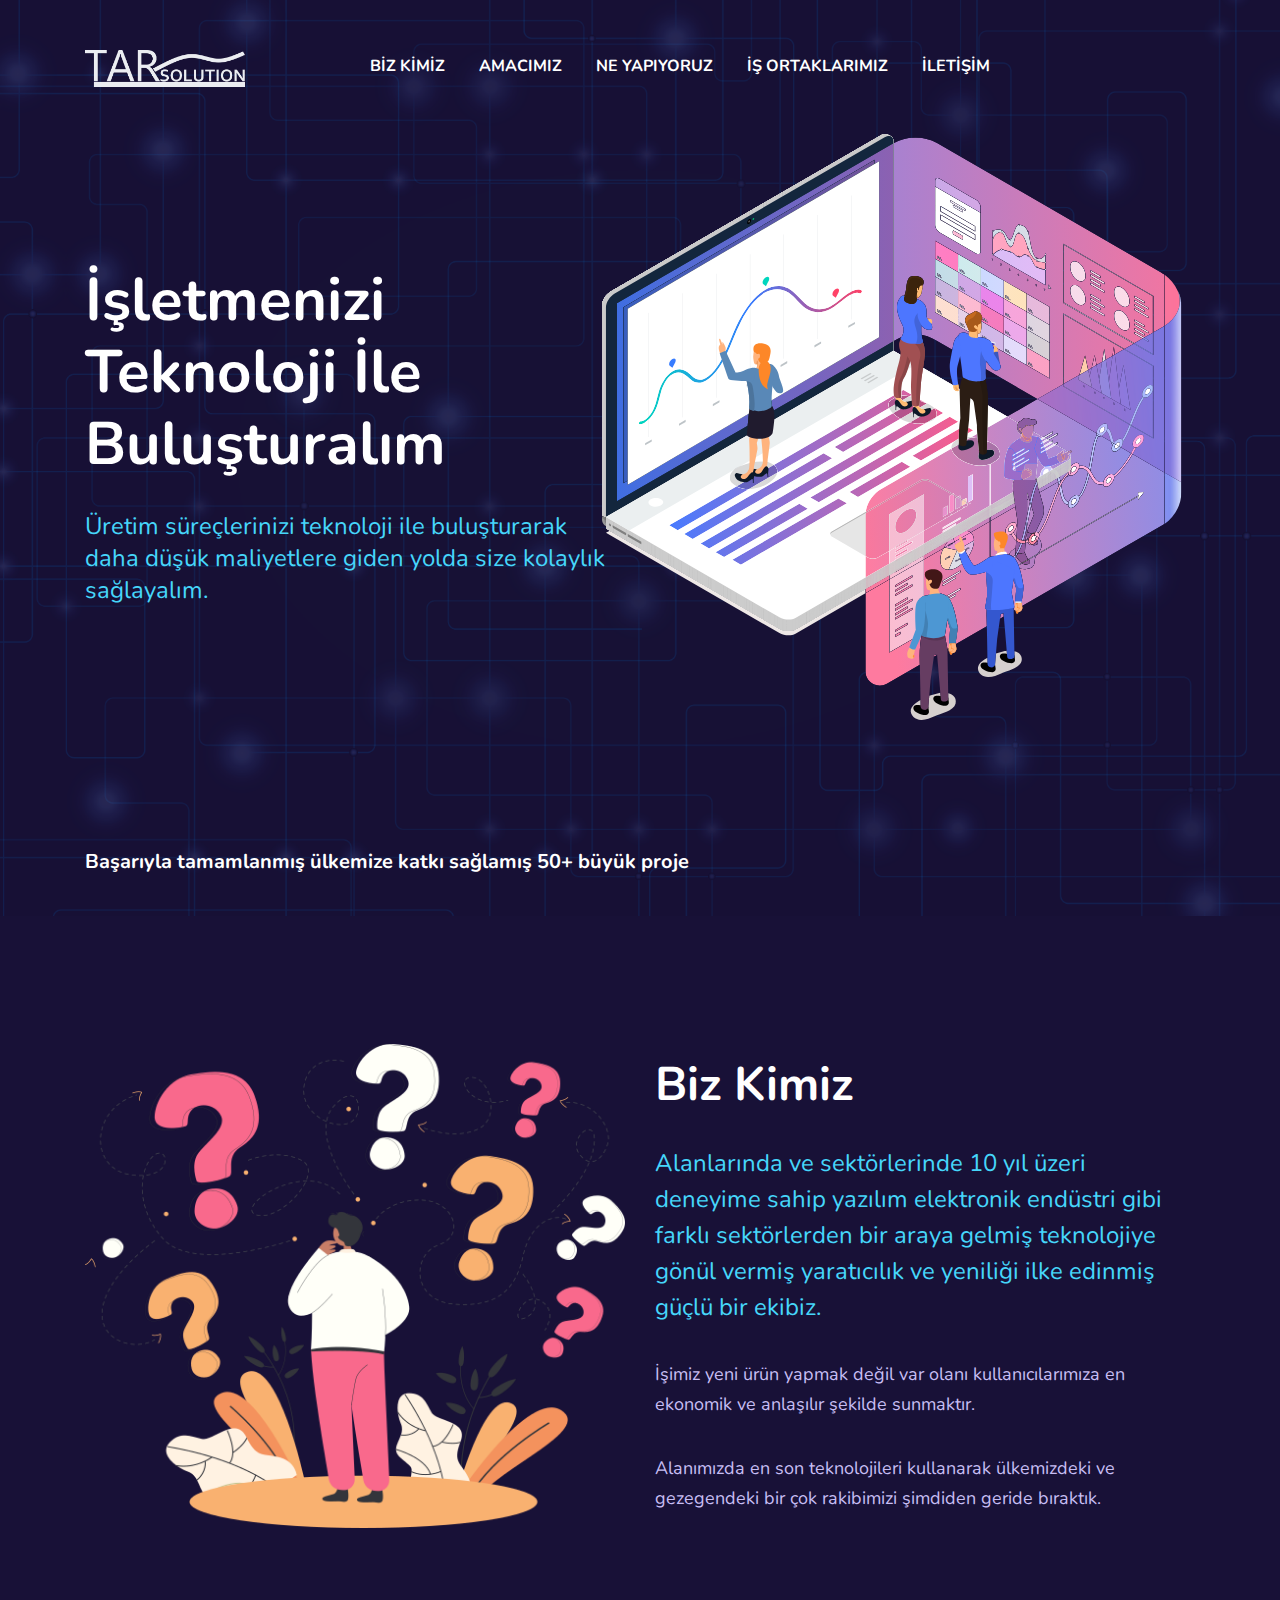
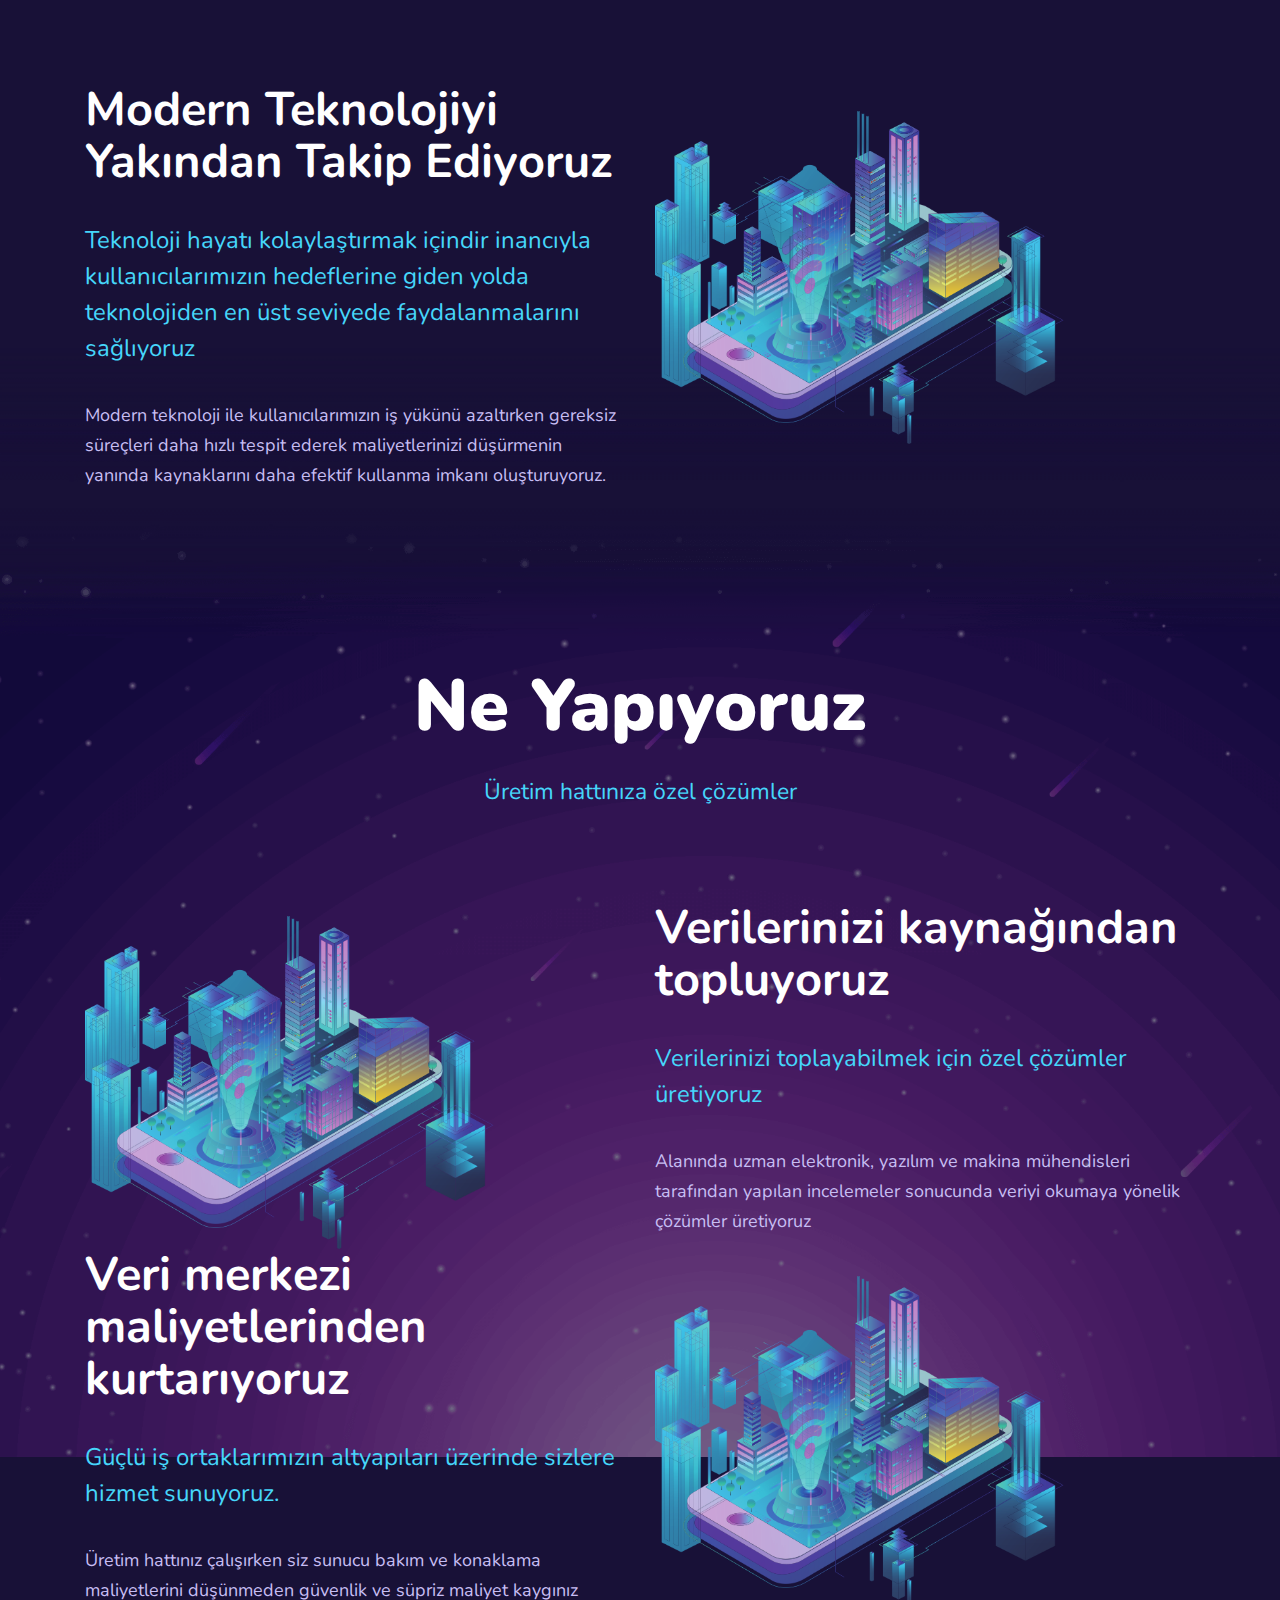
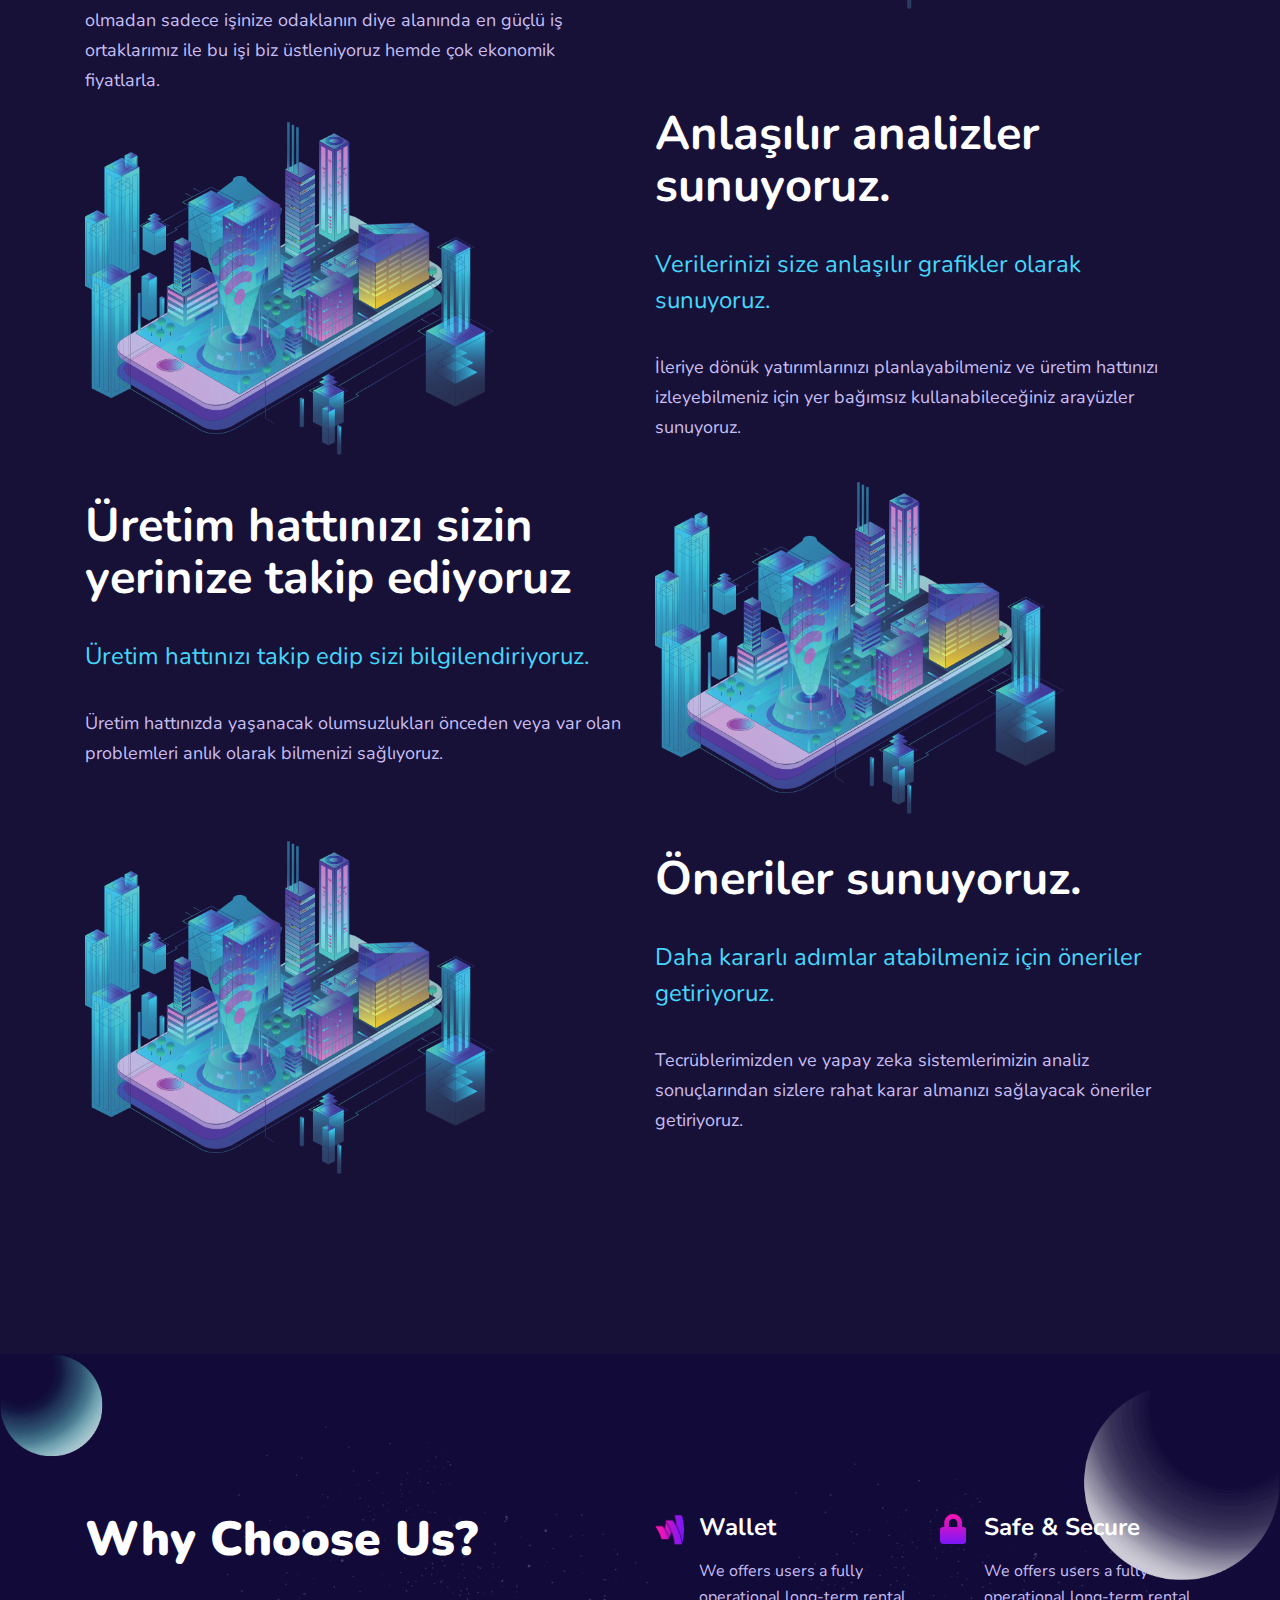
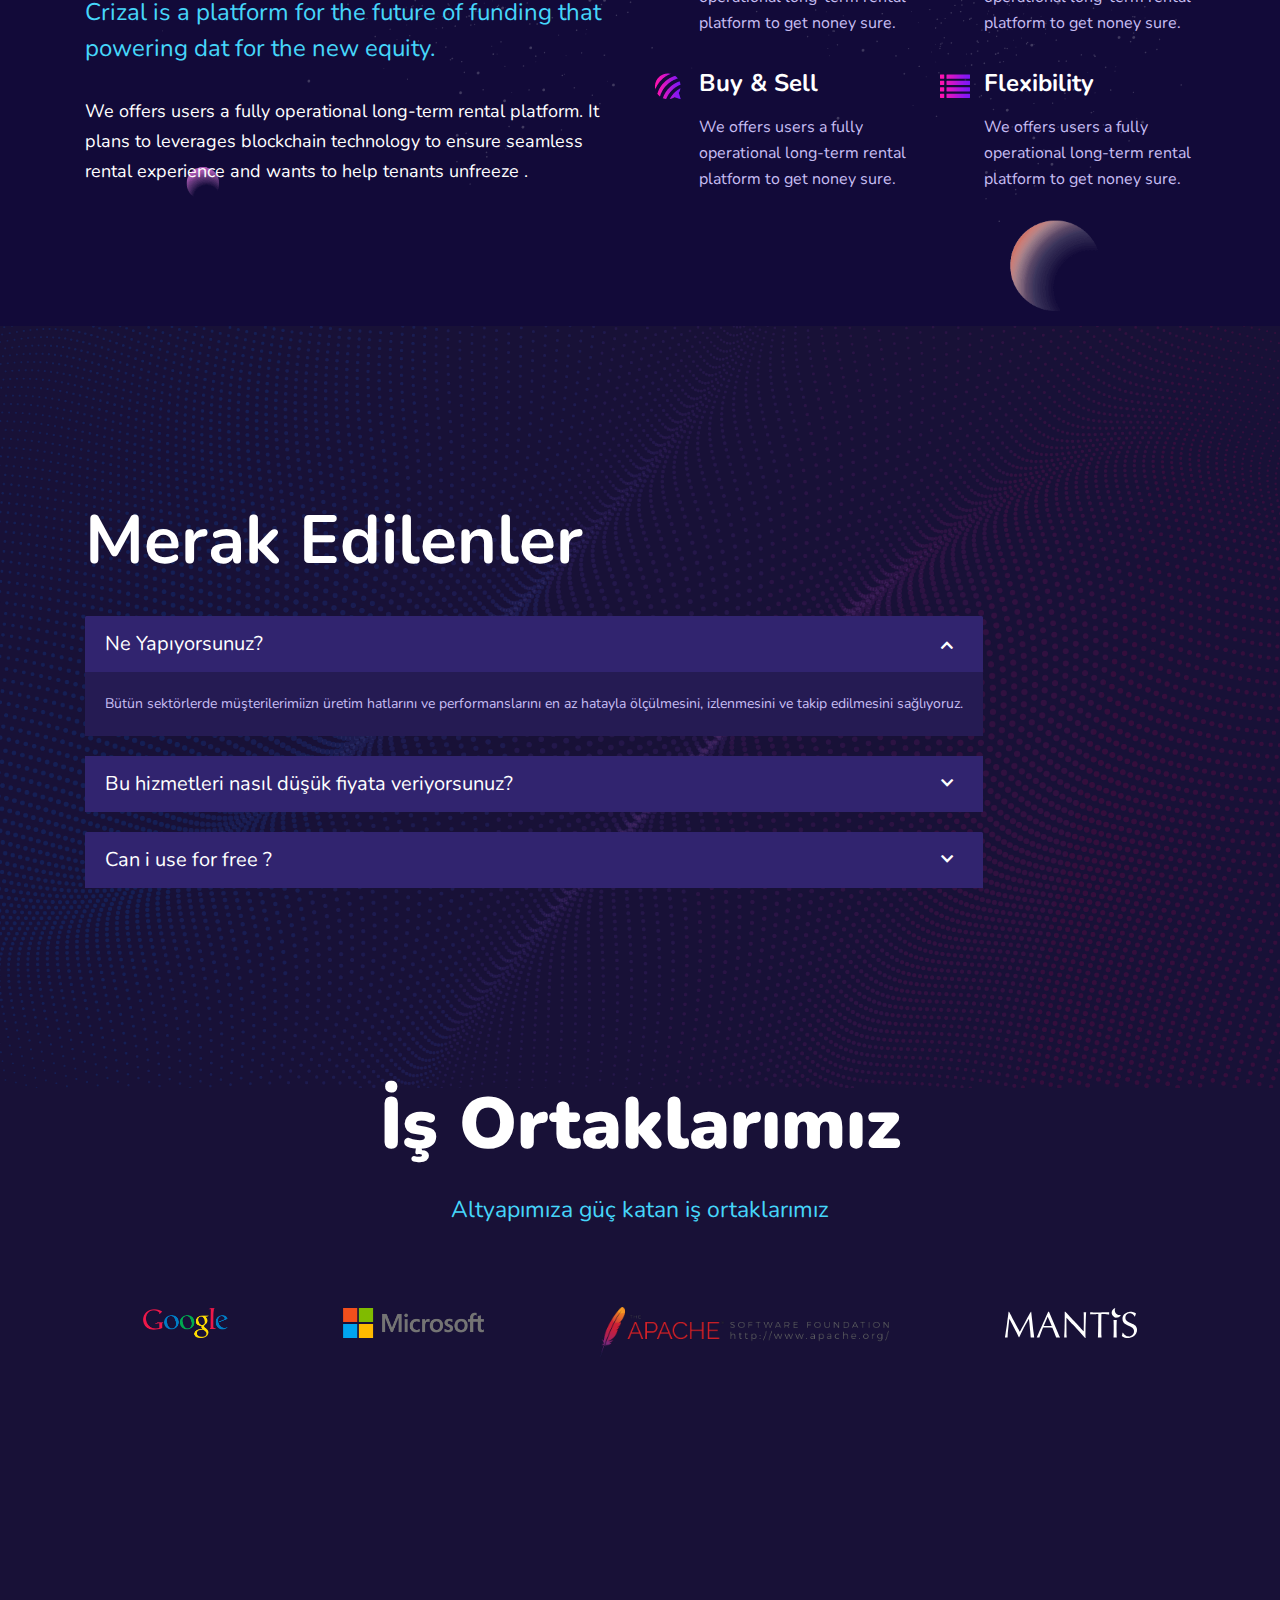
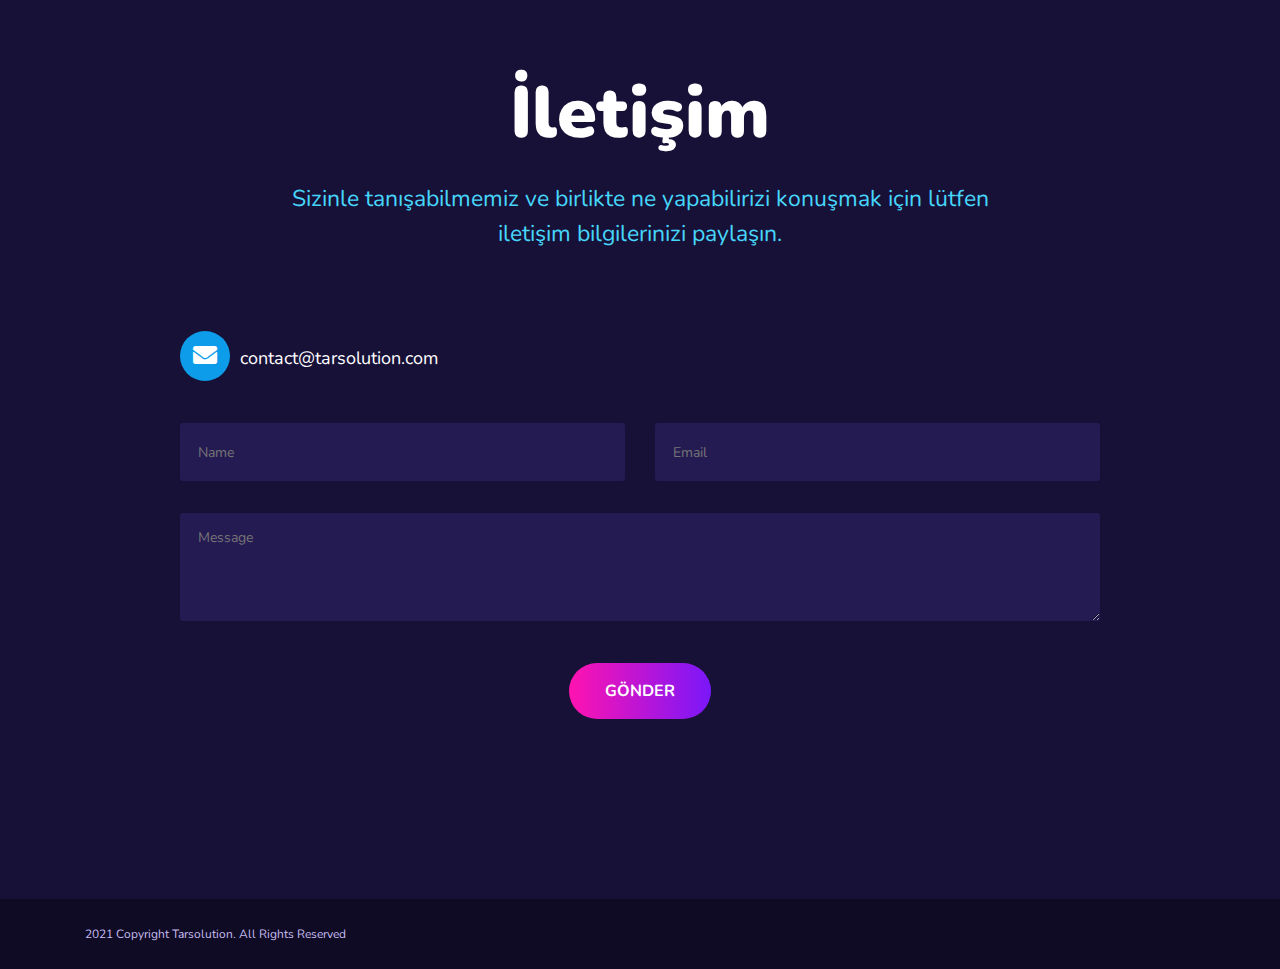
<file: index.html>
<!DOCTYPE html>
<html lang="en">

<head>
    <!--- Basic Page Needs  -->
    <meta charset="utf-8">
    <title>Home One || Crizal</title>
    <meta name="description" content="">
    <meta name="author" content="">
    <meta name="keywords" content="">
    <meta http-equiv="X-UA-Compatible" content="IE=edge">
    <!-- Mobile Specific Meta  -->
    <meta name="viewport" content="width=device-width, initial-scale=1, maximum-scale=1">
    <!-- CSS -->
    <link rel="stylesheet" href="assets/css/bootstrap.min.css">
    <link rel="stylesheet" href="assets/css/jquery-ui.css">
    <link rel="stylesheet" href="assets/css/fontawesome-all.min.css">
    <link rel="stylesheet" href="assets/css/owl.carousel.min.css">
    <link rel="stylesheet" href="assets/css/animate.css">
    <link rel="stylesheet" href="assets/css/stellarnav.min.css">
    <link rel="stylesheet" href="assets/css/magnific-popup.css">
    <link rel="stylesheet" href="assets/css/style.css">
    <link rel="stylesheet" href="assets/css/responsive.css">
    <!-- Favicon -->
    <link rel="shortcut icon" type="image/png" href="assets/img/favicon.ico">
    <!-- HTML5 Shim and Respond.js IE8 support of HTML5 elements and media queries -->
    <!-- WARNING: Respond.js doesn't work if you view the page via file:// -->
    <!--[if lt IE 9]>
        <script src="https://oss.maxcdn.com/libs/html5shiv/3.7.0/html5shiv.js"></script>
        <script src="https://oss.maxcdn.com/libs/respond.js/1.4.2/respond.min.js"></script>
        <![endif]-->
</head>

<body class="home1-bg-color">
    <div id="preloader"></div>
    <header>
        <div class="container">
            <div class="row">
                <div class="col-lg-2 col-sm-6 col-6">
                    <div class="logo">
                        <a href="index.html"><img src="assets/img/tarsolution-logo.png"/></a>
                    </div>
                </div>
                <div class="col-lg-8 col-sm-12 col-12">
                    <div class="main-menu">
                        <div class="stellarnav">
                            <nav class="menu-list">
                                <ul>
                                    <li><a href="#_about" class="smoothscroll">BİZ KİMİZ</a></li>
                                    <li><a href="#_target" class="smoothscroll">AMACIMIZ</a></li>
                                    <li><a href="#_service" class="smoothscroll">NE YAPIYORUZ</a></li>
                                    <li><a href="#_partners" class="smoothscroll">İŞ ORTAKLARIMIZ</a></li>
                                    <li><a href="#_contact" class="smoothscroll">İLETİŞİM</a></li>
                                </ul>
                            </nav>
                        </div>
                    </div>
                </div>
            </div>
        </div>
    </header>
    <section class="hero-area">
        <div class="hero-bg"><img src="assets/img/background.png" alt=""></div>
        <div class="hero-banner item-bounce"><img src="assets/img/landspace.svg" alt=""></div>
        <div class="container">
            <div class="row">
                <div class="col-lg-6 col-md-8 col-12">
                    <div class="hero-content">
                        <h2 class="title">İşletmenizi Teknoloji İle Buluşturalım</h2>
                        <p class="text">Üretim süreçlerinizi teknoloji ile buluşturarak daha düşük maliyetlere giden yolda size kolaylık sağlayalım.</p>

                    </div>
                </div>
            </div>
        </div>
    </section>
    <section class="top-brands-area">
        <div class="container">
            <h3 class="title">Başarıyla tamamlanmış ülkemize katkı sağlamış 50+ büyük proje</h3>
        </div>
    </section>
    <section class="about-v1-area" id="_about">
        <div class="container">
            <div class="row">
                <div class="col-lg-6 col-md-6 col-12">
                    <div class="about-v1-banner">
                        <img class="item-bounce" src="assets/img/about.png" alt="">
                    </div>
                </div>
                <div class="col-lg-6 col-md-6 col-12 d-flex align-items-center">
                    <div class="about-v1-content">
                        <h2 class="title">Biz Kimiz</h2>
                        <h3 class="title-2">Alanlarında ve sektörlerinde 10 yıl üzeri deneyime sahip yazılım elektronik endüstri gibi farklı sektörlerden bir araya gelmiş teknolojiye gönül vermiş yaratıcılık ve yeniliği ilke edinmiş güçlü bir ekibiz.</h3>
                        <p class="text">İşimiz yeni ürün yapmak değil var olanı kullanıcılarımıza en ekonomik ve anlaşılır şekilde sunmaktır.</p>
                        <p class="text">Alanımızda en son teknolojileri kullanarak ülkemizdeki ve gezegendeki bir çok rakibimizi şimdiden geride bıraktık.</p>
                    </div>
                </div>
            </div>
        </div>
    </section>
    <section class="about-v2-area" id="_target">
        <div class="about-v2-bg"><img src="assets/img/home-one/about-bg-total.png" alt=""></div>
        <div class="container">
            <div class="row">
                <div class="col-lg-6 col-md-6 col-12 d-flex align-items-center">
                    <div class="about-v2-content">
                        <h2 class="title">Modern Teknolojiyi Yakından Takip Ediyoruz</h2>
                        <h3 class="title-2">Teknoloji hayatı kolaylaştırmak içindir inancıyla kullanıcılarımızın hedeflerine giden yolda teknolojiden en üst seviyede faydalanmalarını sağlıyoruz</h3>
                        <p class="text">Modern teknoloji ile kullanıcılarımızın iş yükünü azaltırken gereksiz süreçleri daha hızlı tespit ederek maliyetlerinizi düşürmenin yanında kaynaklarını daha efektif kullanma imkanı oluşturuyoruz.</p>
                    </div>
                </div>
                <div class="col-lg-6 col-md-6 col-12">
                    <div class="about-v1-banner">
                        <img class="item-bounce" src="assets/img/modern-technology.png" alt="">
                    </div>
                </div>
            </div>
        </div>
    </section>
    <section class="about-v2-area" id="_service">
        <div class="container">
            <div class="row">
                <div class="col-lg-8 offset-lg-2 col-12">
                    <div class="section-title">
                        <h2 class="title">Ne Yapıyoruz</h2>
                        <p class="text">Üretim hattınıza özel çözümler</p>
                    </div>
                </div>
            </div>
            <div class="row">
                <div class="col-lg-6 col-md-6 col-12">
                    <div class="about-v1-banner">
                        <img class="item-bounce" src="assets/img/modern-technology.png" alt="">
                    </div>
                </div>
                <div class="col-lg-6 col-md-6 col-12 d-flex align-items-center">
                    <div class="about-v2-content">
                        <h2 class="title">Verilerinizi kaynağından topluyoruz</h2>
                        <h3 class="title-2">Verilerinizi toplayabilmek için özel çözümler üretiyoruz</h3>
                        <p class="text">Alanında uzman elektronik, yazılım ve makina mühendisleri tarafından yapılan incelemeler sonucunda veriyi okumaya yönelik çözümler üretiyoruz</p>
                    </div>
                </div>                
            </div>
            <div class="row">
                <div class="col-lg-6 col-md-6 col-12 d-flex align-items-center">
                    <div class="about-v2-content">
                        <h2 class="title">Veri merkezi maliyetlerinden kurtarıyoruz</h2>
                        <h3 class="title-2">Güçlü iş ortaklarımızın altyapıları üzerinde sizlere hizmet sunuyoruz.</h3>
                        <p class="text">Üretim hattınız çalışırken siz sunucu bakım ve konaklama maliyetlerini düşünmeden güvenlik ve süpriz maliyet kaygınız olmadan sadece işinize odaklanın diye alanında en güçlü iş ortaklarımız ile bu işi biz üstleniyoruz hemde çok ekonomik fiyatlarla.</p>
                    </div>
                </div>       
                <div class="col-lg-6 col-md-6 col-12">
                    <div class="about-v1-banner">
                        <img class="item-bounce" src="assets/img/modern-technology.png" alt="">
                    </div>
                </div>         
            </div>
            <div class="row">
                <div class="col-lg-6 col-md-6 col-12">
                    <div class="about-v1-banner">
                        <img class="item-bounce" src="assets/img/modern-technology.png" alt="">
                    </div>
                </div>
                <div class="col-lg-6 col-md-6 col-12 d-flex align-items-center">
                    <div class="about-v2-content">
                        <h2 class="title">Anlaşılır analizler sunuyoruz.</h2>
                        <h3 class="title-2">Verilerinizi size anlaşılır grafikler olarak sunuyoruz.</h3>
                        <p class="text">İleriye dönük yatırımlarınızı planlayabilmeniz ve üretim hattınızı izleyebilmeniz için yer bağımsız kullanabileceğiniz arayüzler sunuyoruz.</p>
                    </div>
                </div>
            </div>
            <div class="row">
                <div class="col-lg-6 col-md-6 col-12 d-flex align-items-center">
                    <div class="about-v2-content">
                        <h2 class="title">Üretim hattınızı sizin yerinize takip ediyoruz</h2>
                        <h3 class="title-2">Üretim hattınızı takip edip sizi bilgilendiriyoruz.</h3>
                        <p class="text">Üretim hattınızda yaşanacak olumsuzlukları önceden veya var olan problemleri anlık olarak bilmenizi sağlıyoruz.</p>
                    </div>
                </div>       
                <div class="col-lg-6 col-md-6 col-12">
                    <div class="about-v1-banner">
                        <img class="item-bounce" src="assets/img/modern-technology.png" alt="">
                    </div>
                </div>         
            </div>
            <div class="row">
                <div class="col-lg-6 col-md-6 col-12">
                    <div class="about-v1-banner">
                        <img class="item-bounce" src="assets/img/modern-technology.png" alt="">
                    </div>
                </div>
                <div class="col-lg-6 col-md-6 col-12 d-flex align-items-center">
                    <div class="about-v2-content">
                        <h2 class="title">Öneriler sunuyoruz.</h2>
                        <h3 class="title-2">Daha kararlı adımlar atabilmeniz için öneriler getiriyoruz.</h3>
                        <p class="text">Tecrüblerimizden ve yapay zeka sistemlerimizin analiz sonuçlarından sizlere rahat karar almanızı sağlayacak öneriler getiriyoruz.</p>
                    </div>
                </div>
            </div>
        </div>
    </section>
    <section class="why-area">
        <div class="why-bg"><img src="assets/img/home-one/why-icon-bg.png" alt=""></div>
        <div class="container">
            <div class="row">
                <div class="col-lg-6 col-md-12 col-12">
                    <div class="why-left-content">
                        <h2 class="title">Why Choose Us?</h2>
                        <p class="text">Crizal is a platform for the future of funding that powering dat for the new equity.</p>
                        <p class="text-2">We offers users a fully operational long-term rental platform. It plans to leverages blockchain technology to ensure seamless rental experience and wants to help tenants unfreeze .</p>
                    </div>
                </div>
                <div class="col-lg-6 col-md-12 col-12">
                    <div class="why-right-content">
                        <div class="row">
                            <div class="col-lg-6 col-md-6 col-12">
                                <div class="service-box service-1">
                                    <span class="icon"><img src="assets/img/home-one/choose-icon-1.png" alt=""></span>
                                    <h2 class="title">Wallet</h2>
                                    <p class="text">We offers users a fully operational long-term rental platform to get
                                        noney sure.</p>
                                </div>
                            </div>
                            <div class="col-lg-6 col-md-6 col-12">
                                <div class="service-box service-1">
                                    <span class="icon"><i class="fas fa-lock"></i></span>
                                    <h2 class="title">Safe & Secure</h2>
                                    <p class="text">We offers users a fully operational long-term rental platform to get
                                        noney sure.</p>
                                </div>
                            </div>
                            <div class="col-lg-6 col-md-6 col-12">
                                <div class="service-box service-1">
                                    <span class="icon"><img src="assets/img/home-one/choose-icon-3.png" alt=""></span>
                                    <h2 class="title">Buy & Sell</h2>
                                    <p class="text">We offers users a fully operational long-term rental platform to get
                                        noney sure.</p>
                                </div>
                            </div>
                            <div class="col-lg-6 col-md-6 col-12">
                                <div class="service-box service-1">
                                    <span class="icon"><img src="assets/img/home-one/choose-icon-4.png" alt=""></span>
                                    <h2 class="title">Flexibility</h2>
                                    <p class="text">We offers users a fully operational long-term rental platform to get
                                        noney sure.</p>
                                </div>
                            </div>
                        </div>
                    </div>
                </div>
            </div>
        </div>
    </section>
    <section class="faq-area">
        <div class="container">
            <div class="row">
                <div class="col-lg-12 col-md-12 col-12 d-flex align-items-center">
                    <div class="faq-content">
                        <h2 class="title">Merak Edilenler</h2>
                        <div class="accordion" id="accordionExample">
                            <div class="card">
                                <div class="card-header" id="headingOne">
                                    <h2 class="mb-0">
                                    <button class="btn btn-link" type="button" data-toggle="collapse" data-target="#collapseOne" aria-expanded="true" aria-controls="collapseOne"><span class="icon"><i class="fas fa-chevron-down"></i></span>Ne Yapıyorsunuz?</button>
                                    </h2>
                                </div>
                                <div id="collapseOne" class="collapse show" aria-labelledby="headingOne" data-parent="#accordionExample">
                                    <div class="card-body">
                                        Bütün sektörlerde müşterilerimiizn üretim hatlarını ve performanslarını en az hatayla ölçülmesini, izlenmesini ve takip edilmesini sağlıyoruz. 
                                    </div>
                                </div>
                            </div>
                            <div class="card">
                                <div class="card-header" id="headingTwo">
                                    <h2 class="mb-0">
                                    <button class="btn btn-link collapsed" type="button" data-toggle="collapse" data-target="#collapseTwo" aria-expanded="false" aria-controls="collapseTwo"><span class="icon"><i class="fas fa-chevron-down"></i></span>Bu hizmetleri nasıl düşük fiyata veriyorsunuz?</button>
                                    </h2>
                                </div>
                                <div id="collapseTwo" class="collapse" aria-labelledby="headingTwo" data-parent="#accordionExample">
                                    <div class="card-body">
                                        Öncelikle bu hizmetlerin sürdürülebilir olarak kurulması gerçekten yüksek maliyetlerdedir ve bu hizmetleri yüksek fiyatlardan veren tüm rakiplerimiz bu konuda haklılar. Büyük üretim hatlarına sahip firmalar maddi yönden bu maliyetleri karşılayabiliyor ve faydasını gördükleri çin her geçen gün bu alandaki yatırımlarını artırıyorlar. Fakat orta ve küçük ölçekli üreticilerimiz bu hizmetlerden maliyet dolayısıyla faydalanamıyor. 
                                    </div>
                                    <div  class="card-body">
                                        Bizim hedefimizde Imece usülüne benzer şekilde tüm müşterilerimiz ile ortak maliyetleri paylaşmak şeklindedir. Sizin için kurguladığımız sistemi kendimiz içinde kurguladık ve maliyetlerimizi en düşük seviyeye çekmeyi başardık.
                                    </div>
                                </div>
                            </div>
                            <d0iv class="card">
                                <div class="card-header" id="headingThree">
                                    <h2 class="mb-0">
                                    <button class="btn btn-link collapsed" type="button" data-toggle="collapse" data-target="#collapseThree" aria-expanded="false" aria-controls="collapseThree"><span class="icon"><i class="fas fa-chevron-down"></i></span> Can i use for free ?</button>
                                    </h2>
                                </div>
                                <div id="collapseThree" class="collapse" aria-labelledby="headingThree" data-parent="#accordionExample">
                                    <div class="card-body">
                                        We offers users a fully operational long-term rental platform. It plans to leverages blockchain technology to ensure seamless rental experience 
                                    </div>
                                </div>
                            </div>
                        </div>
                    </div>
                </div>
            </div>
        </div>
    </section>
    <section class="top-brands-area" id="_partners">
        <div class="container">
            <div class="row">
                <div class="col-lg-8 offset-lg-2 col-12">
                    <div class="section-title">
                        <h2 class="title">İş Ortaklarımız</h2>
                        <p class="text">Altyapımıza güç katan iş ortaklarımız</p>
                    </div>
                </div>
            </div>
            <div class="row">
                <div class="col-12 all-brands">
                    <div class="single">
                        <img src="assets/img/logos/google.png" alt="">
                    </div>
                    <div class="single">
                        <img src="assets/img/logos/microsoft.png" alt="">
                    </div>
                    <div class="single" >
                        <img src="assets/img/logos/apache.png" style="height: 50px;" alt="">
                    </div>
                    <div class="single">
                        <img src="assets/img/logos/mantis.svg" alt="">
                    </div>
                </div>
            </div>
        </div>
    </section>
    <section class="contact-area" id="_contact">
        <div class="container">
            <div class="row">
                <div class="col-lg-8 offset-lg-2 col-12">
                    <div class="section-title">
                        <h2 class="title">İletişim</h2>
                        <p class="text">Sizinle tanışabilmemiz ve birlikte ne yapabilirizi konuşmak için lütfen iletişim bilgilerinizi paylaşın.</p>
                    </div>
                </div>
            </div>
            <div class="row">
                <div class="col-lg-10 offset-lg-1 col-12">
                    <div class="row">
                        <!-- <div class="col-lg-4 col-md-4 col-12">
                            <div class="contact-info-single">
                                <p class="info"><span class="icon"><i class="fas fa-phone"></i></span><a href="tel:+4401234567">+44 0123 4567</a></p>
                            </div>
                        </div> -->
                        <div class="col-lg-4 col-md-4 col-12">
                            <div class="contact-info-single">
                                <p class="info"><span class="icon"><i class="fas fa-envelope"></i></span><a href="mailto:contact@tarsolution.com">contact@tarsolution.com</a></p>
                            </div>
                        </div>
                        <!-- <div class="col-lg-4 col-md-4 col-12">
                            <div class="contact-info-single">
                                <p class="info"><span class="icon"><i class="fas fa-map"></i></span><a href="https://www.google.com.bd/maps/">Get Office Locations</a></p>
                            </div>
                        </div> -->
                    </div>
                    <div class="cf-msg"></div>
                    <form action="mail.php" method="post" id="cf">
                        <div class="row">
                            <div class="col-lg-6 col-md-6 col-sm-6 col-12">
                                <div class="contact-form-input">
                                    <input type="text" placeholder="Name" id="fname" name="fname" required="">
                                </div>
                            </div>
                            <div class="col-lg-6 col-md-6 col-sm-6 col-12">
                                <div class="contact-form-input">
                                    <input type="text" placeholder="Email" id="email" name="email" required="">
                                </div>
                            </div>
                            <!-- <div class="col-lg-12 col-md-12 col-sm-12 col-12">
                                <div class="contact-form-input">
                                    <input type="text" placeholder="Subject" id="subject" name="subject">
                                </div>
                            </div> -->
                            <div class="col-12">
                                <div class="contact-form-input">
                                    <textarea class="contact-textarea" placeholder="Message" id="msg" name="msg"></textarea>
                                </div>
                            </div>
                            <div class="col-12">
                                <div class="contact-form-input text-center">
                                    <button id="submit" class="cont-submit btn-style-3 link hvr-bs btn-hvr-anim-top" name="submit">Gönder</button>
                                </div>
                            </div>
                        </div>
                    </form>
                </div>
            </div>
        </div>
    </section>
    <footer>
        <div class="footer-bottom-area">
            <div class="container">
                <div class="row">
                    <div class="col-lg-6 col-md-6 col-12">
                        <div class="copyright">
                            <p class="text">2021 Copyright Tarsolution. All Rights Reserved</p>
                        </div>
                    </div>
                    <div class="col-lg-6 col-md-6 col-12">
                    </div>
                </div>
            </div>
        </div>
    </footer>
    <!-- Scripts -->
    <script src="assets/js/jquery-3.3.1.min.js"></script>
    <script src="assets/js/jquery-ui.js"></script>
    <script src="assets/js/wow.min.js"></script>
    <script src="assets/js/owl.carousel.min.js"></script>
    <script src="assets/js/jquery.counterup.min.js"></script>
    <script src="assets/js/countdown.js"></script>
    <script src="assets/js/stellarnav.min.js"></script>
    <script src="assets/js/jquery.scrollUp.js"></script>
    <script src="assets/js/jquery.magnific-popup.min.js"></script>
    <script src="assets/js/jquery.waypoints.min.js"></script>
    <script src="assets/js/popper.min.js"></script>
    <script src="assets/js/bootstrap.min.js"></script>
    <script src="assets/js/theme.js"></script>
</body>

</html>
</file>
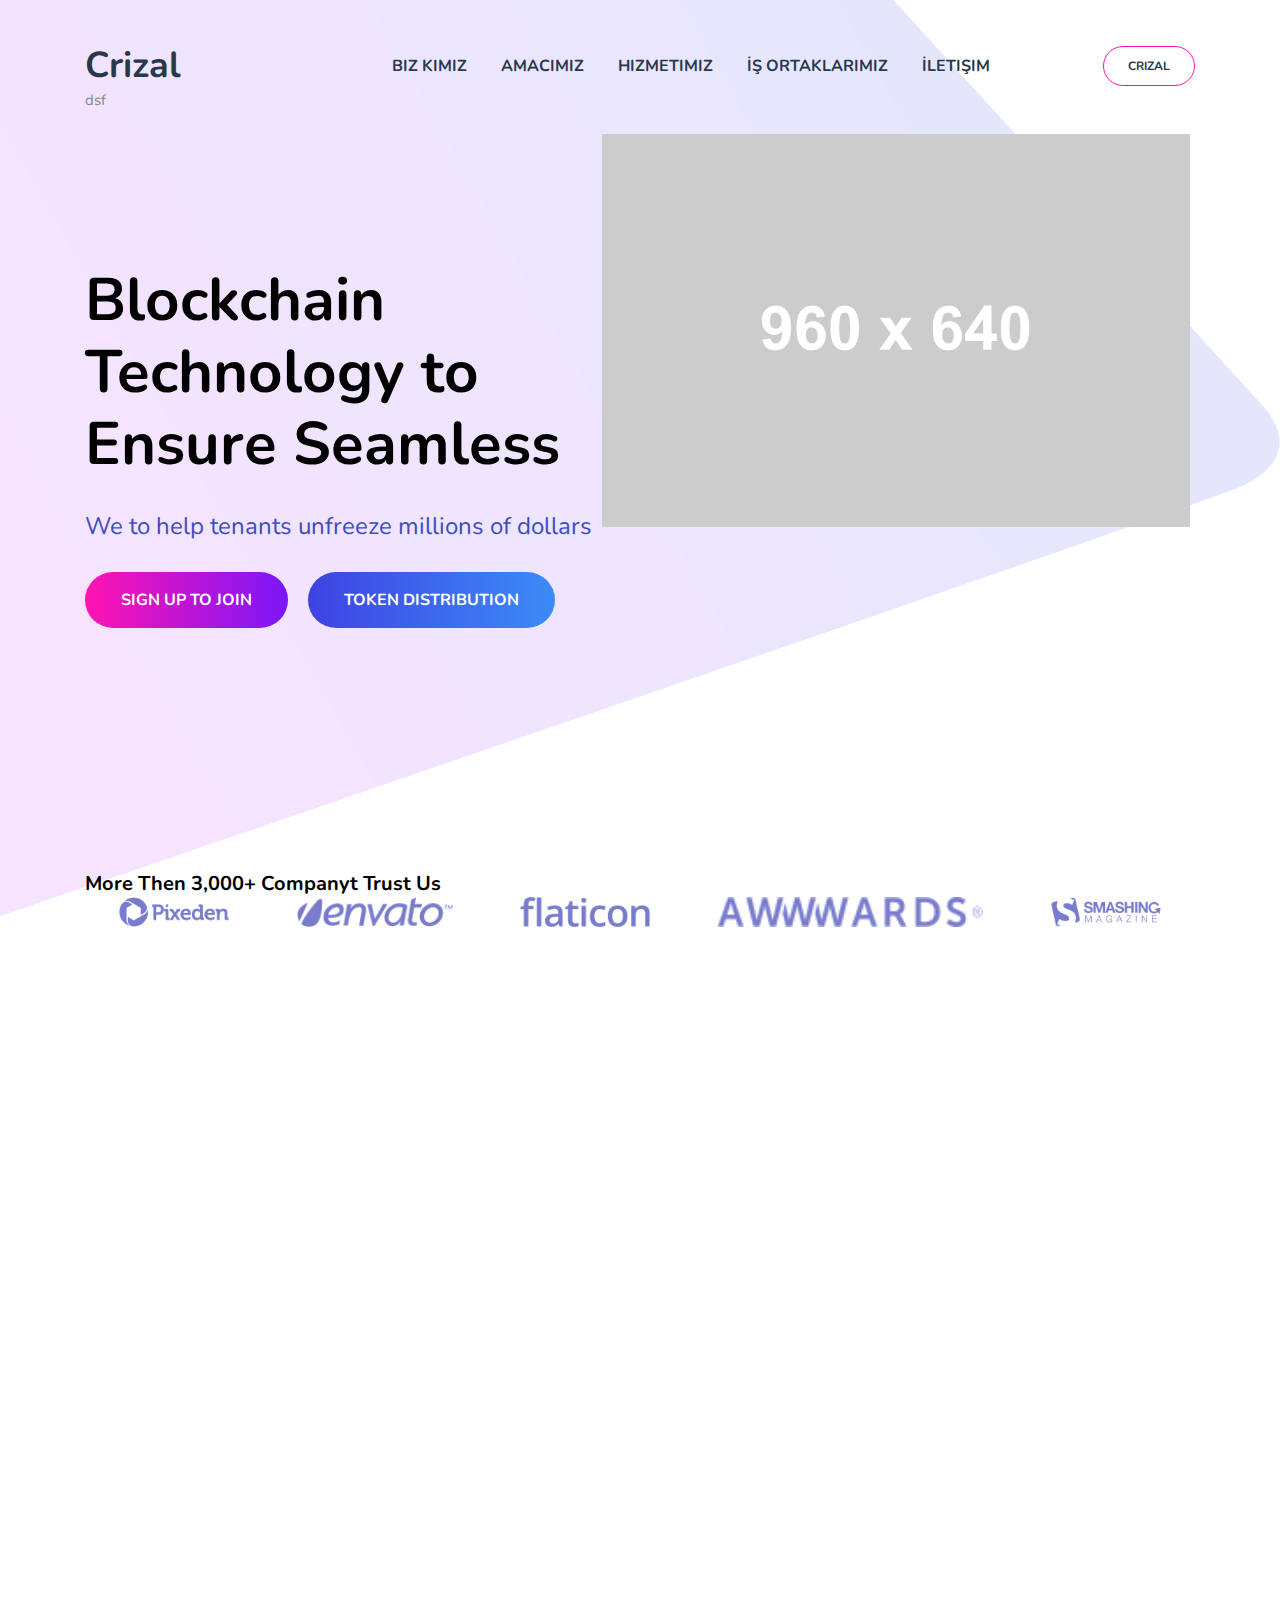
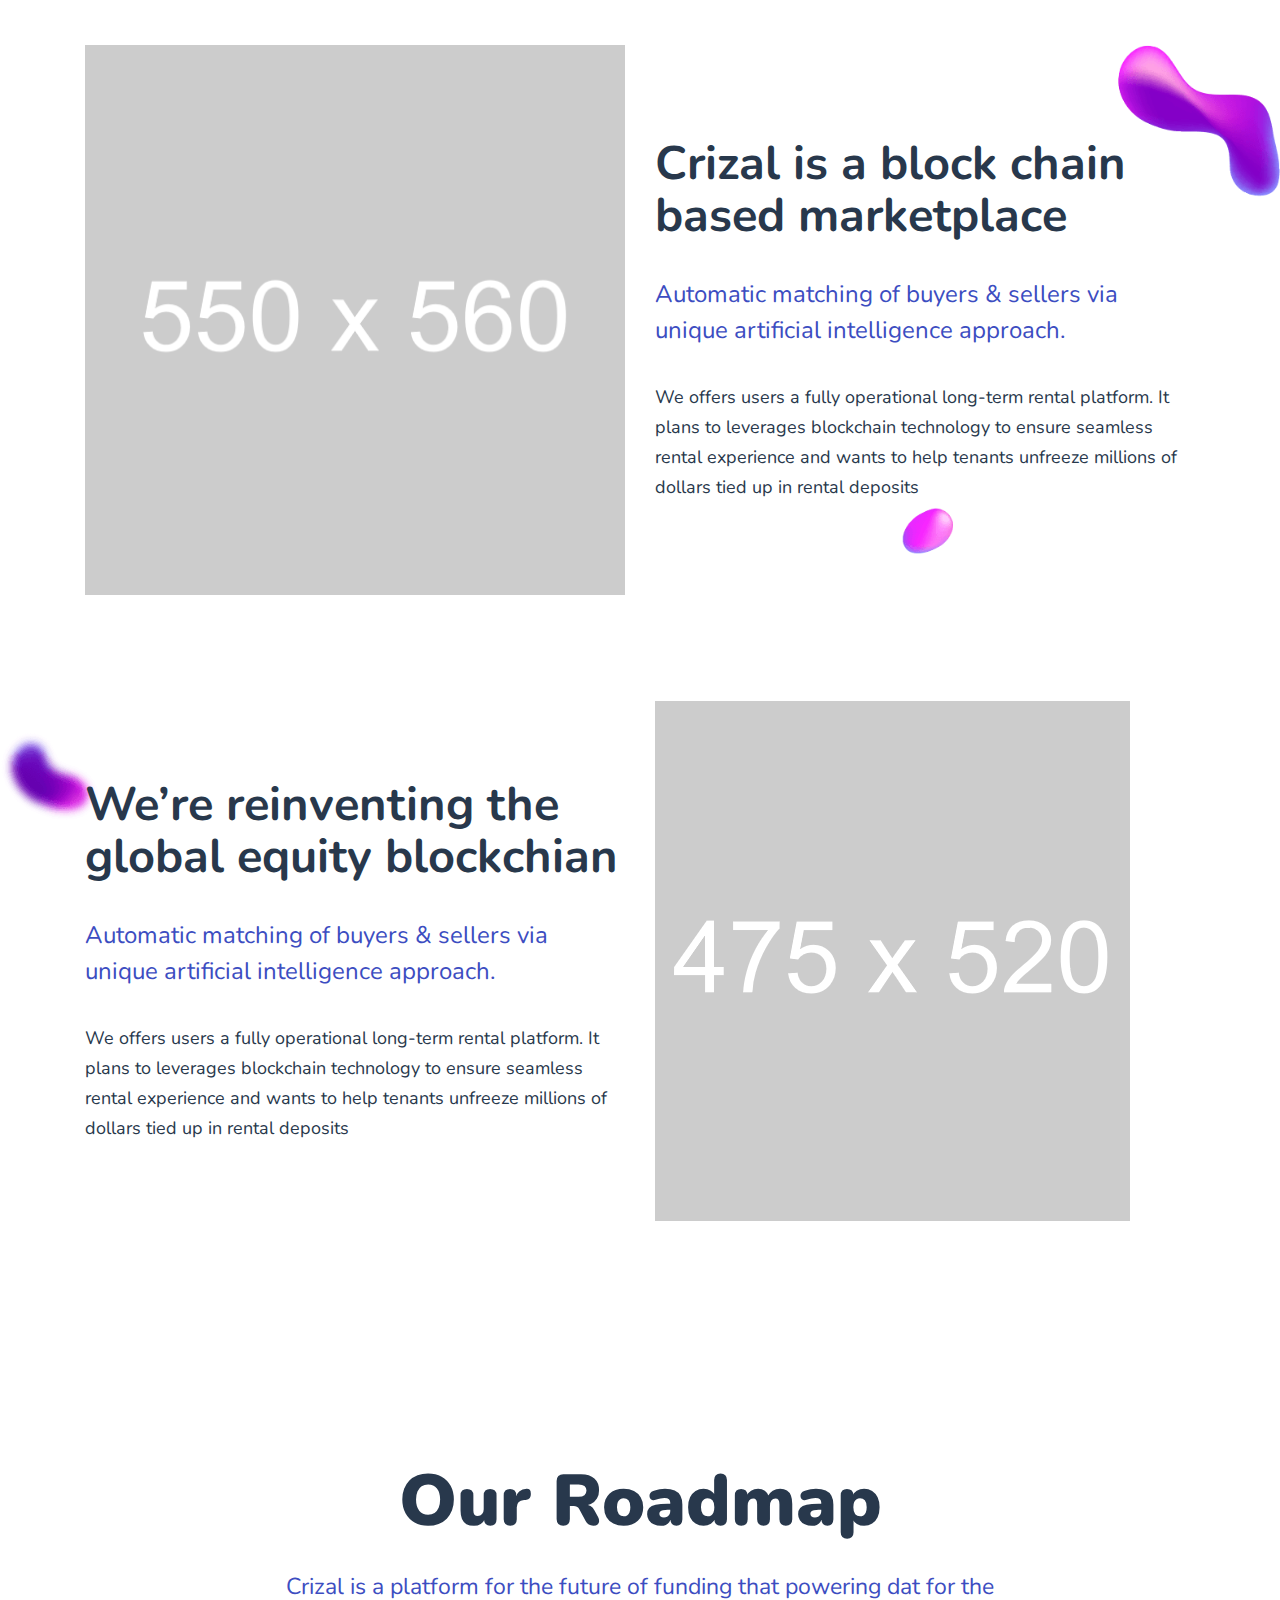
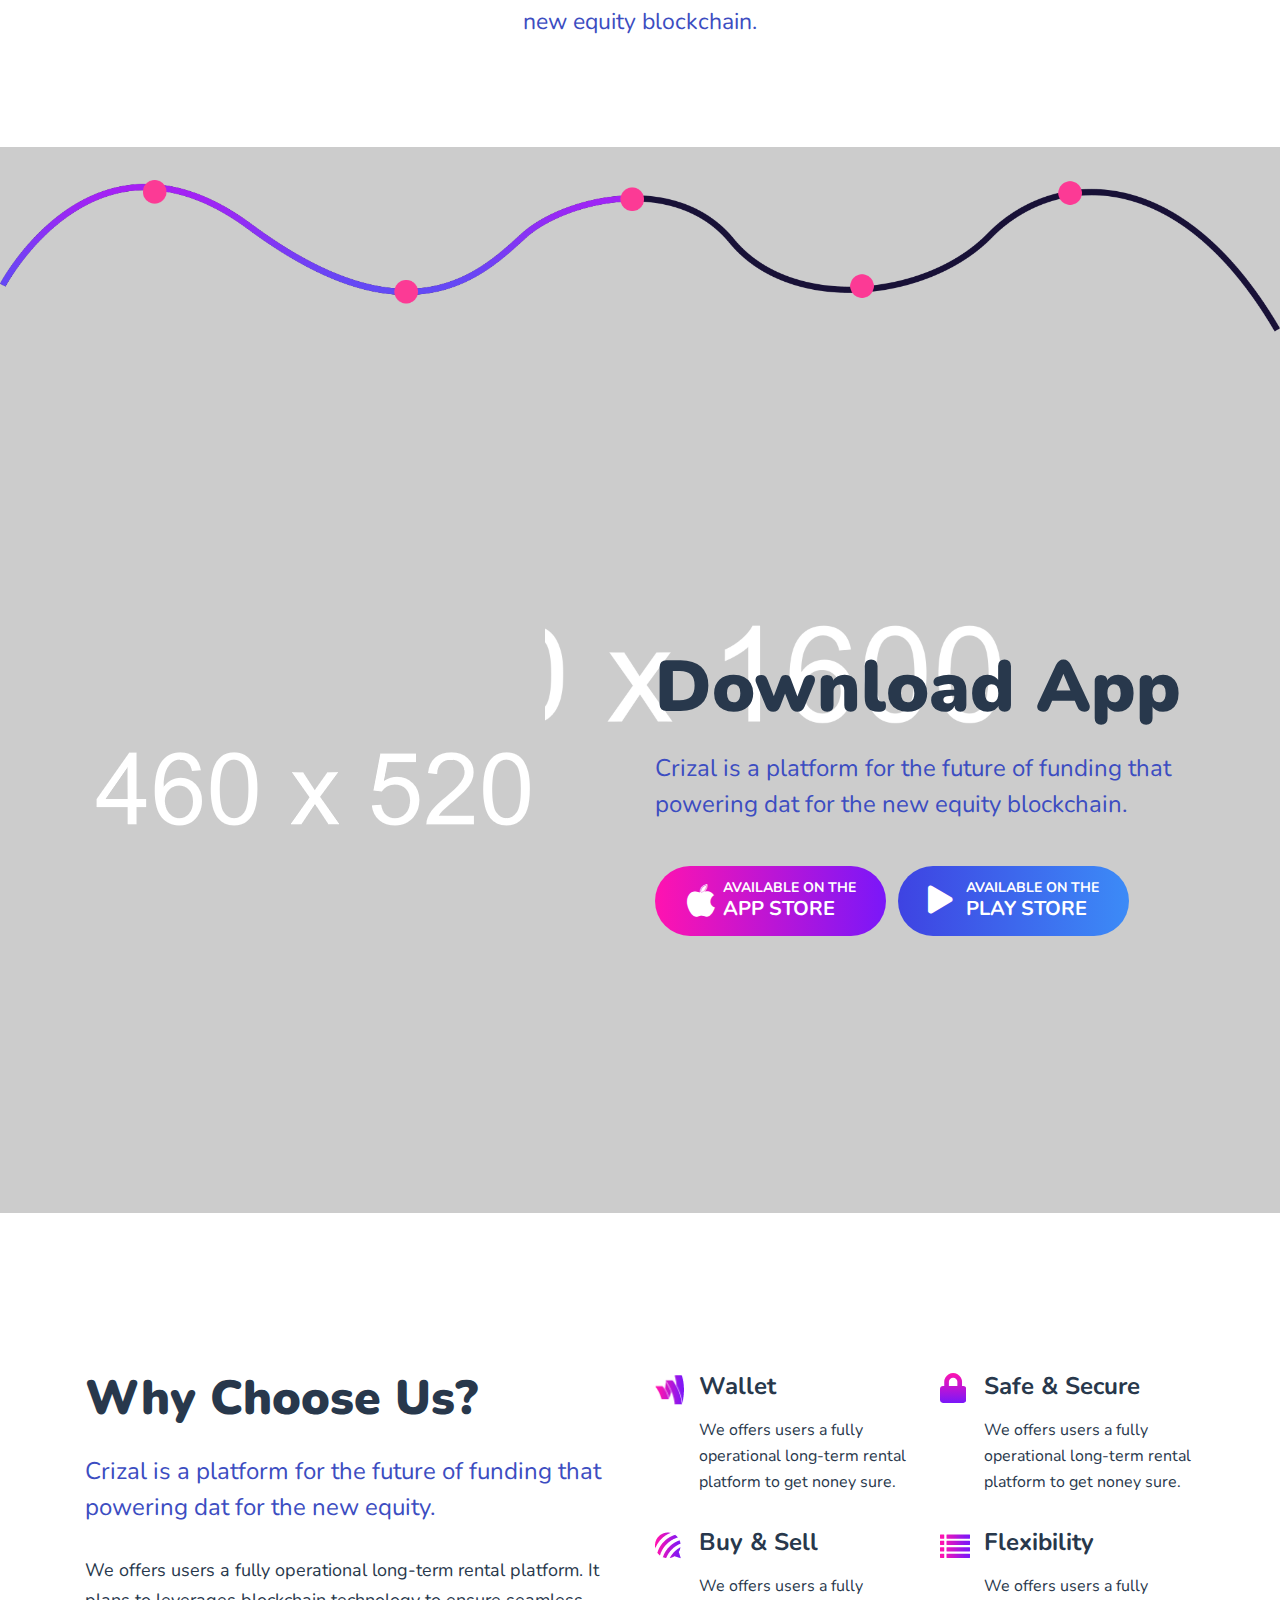
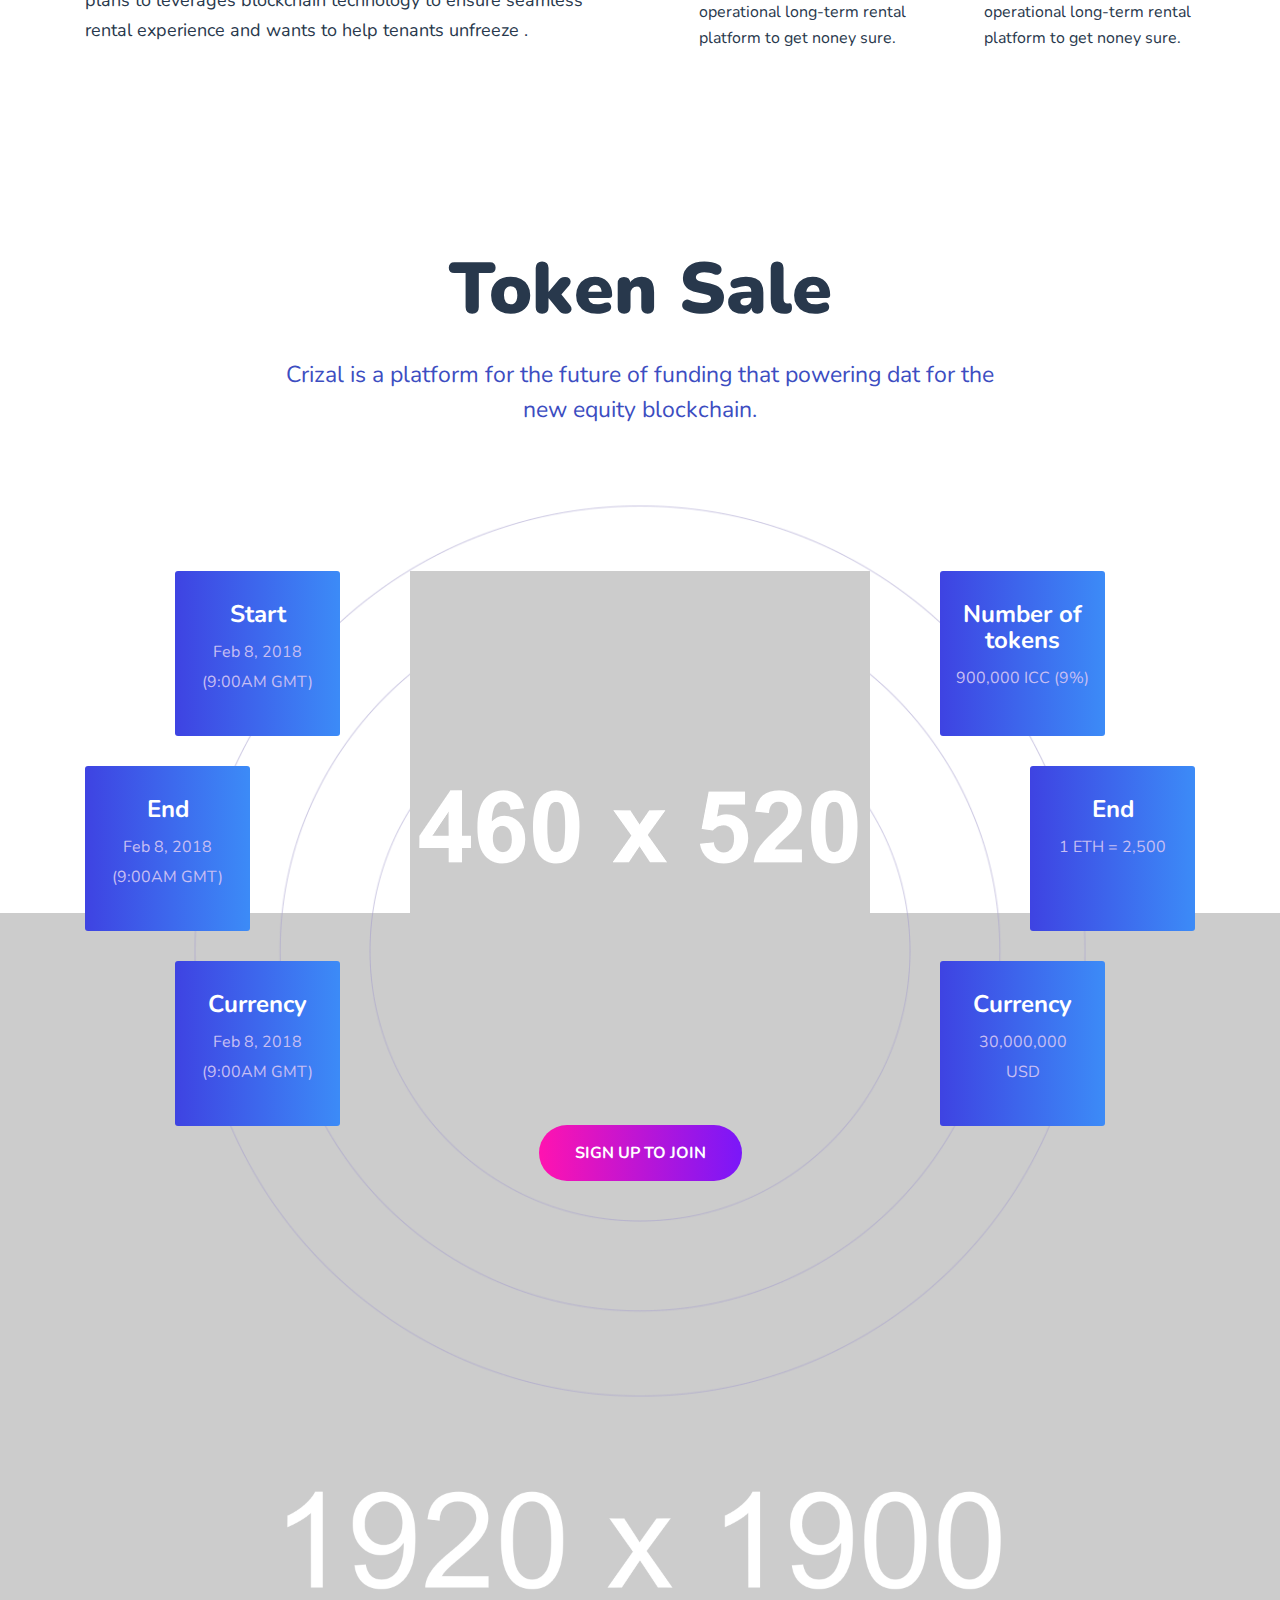
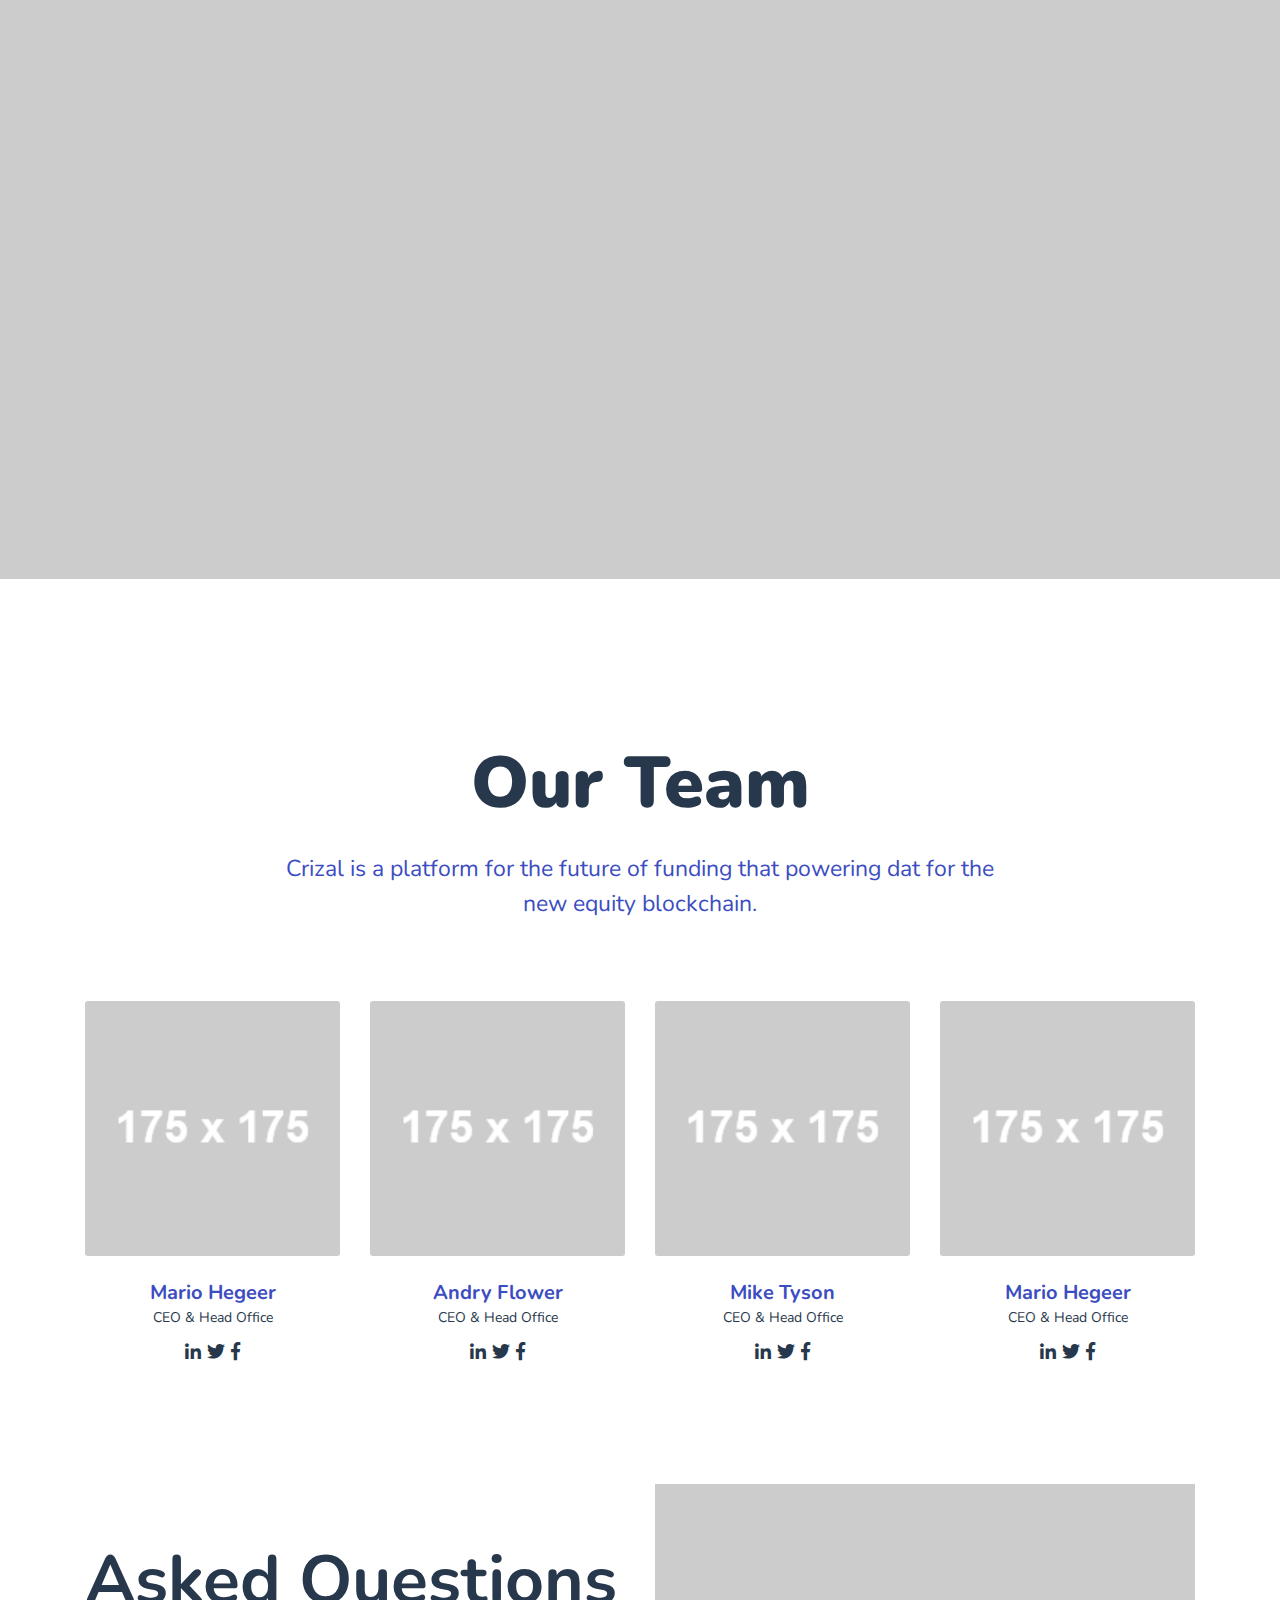
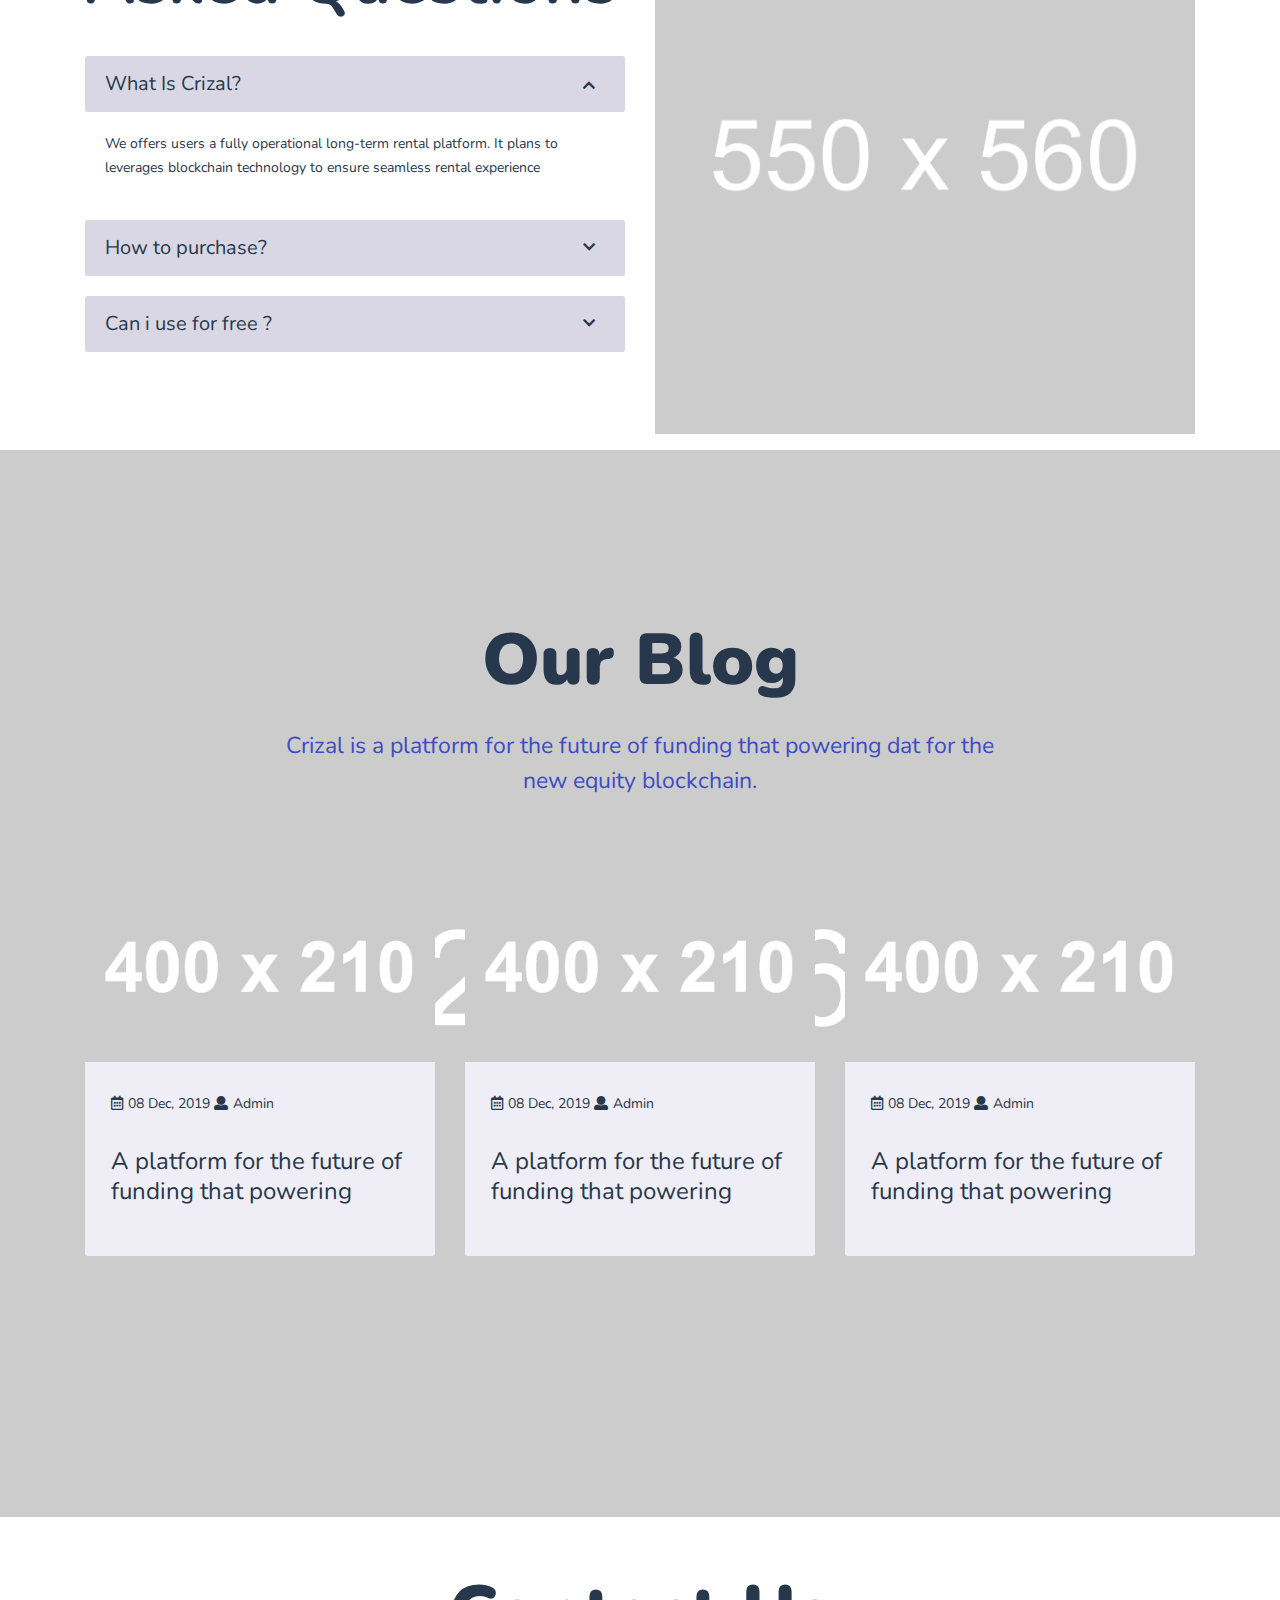
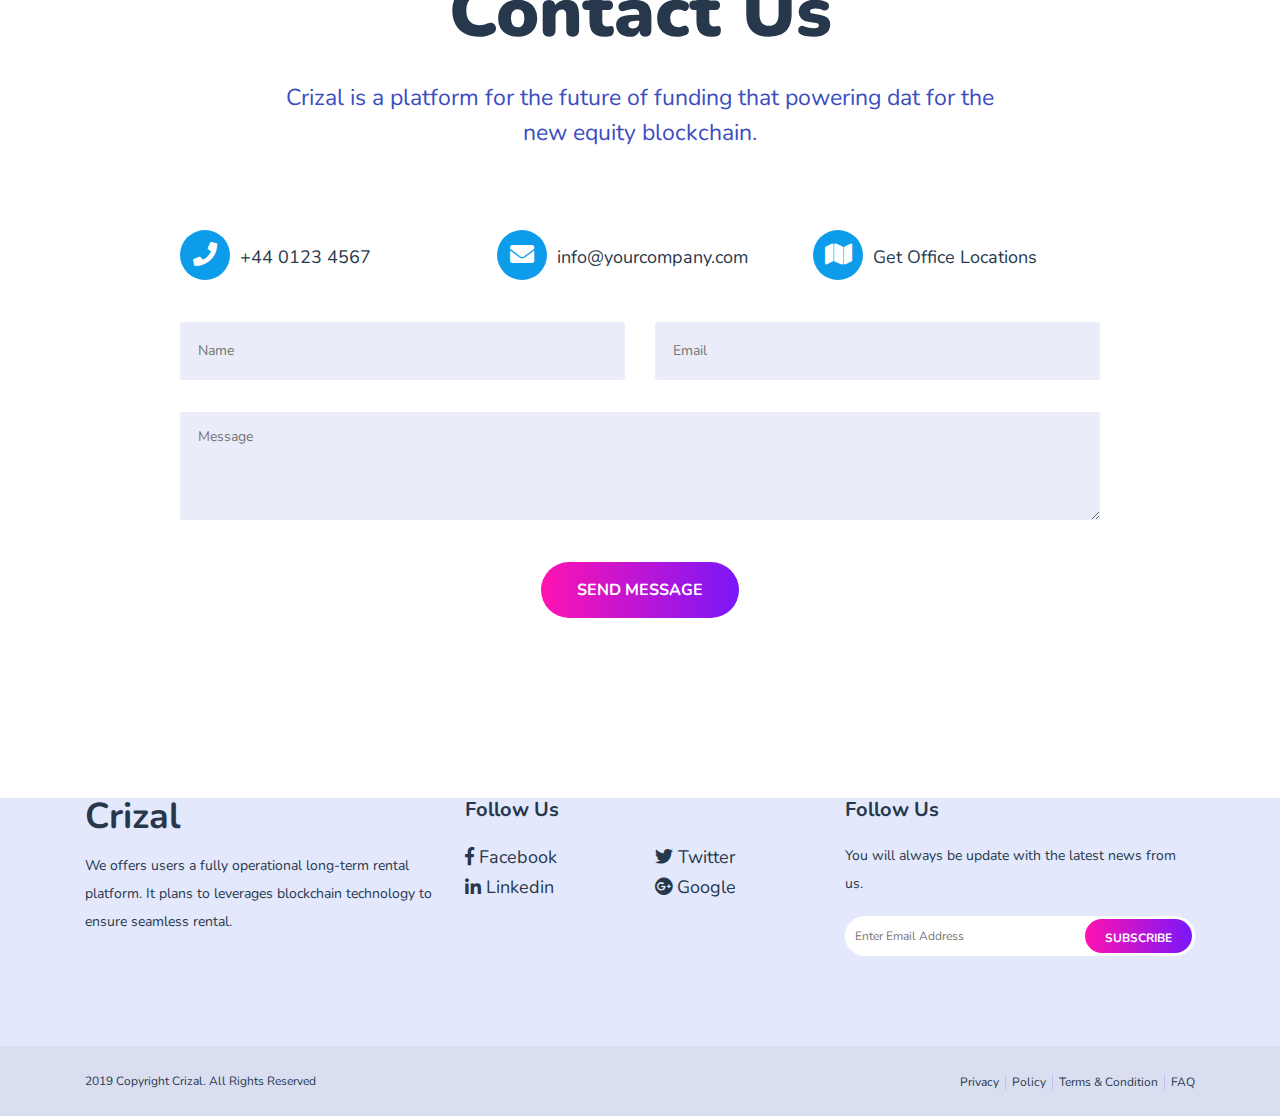
<file: index2.html>
<!DOCTYPE html>
<html lang="en">

<head>
    <!--- Basic Page Needs  -->
    <meta charset="utf-8">
    <title>Home Two || Crizal</title>
    <meta name="description" content="">
    <meta name="author" content="">
    <meta name="keywords" content="">
    <meta http-equiv="X-UA-Compatible" content="IE=edge">
    <!-- Mobile Specific Meta  -->
    <meta name="viewport" content="width=device-width, initial-scale=1, maximum-scale=1">
    <!-- CSS -->
    <link rel="stylesheet" href="assets/css/bootstrap.min.css">
    <link rel="stylesheet" href="assets/css/jquery-ui.css">
    <link rel="stylesheet" href="assets/css/fontawesome-all.min.css">
    <link rel="stylesheet" href="assets/css/owl.carousel.min.css">
    <link rel="stylesheet" href="assets/css/animate.css">
    <link rel="stylesheet" href="assets/css/stellarnav.min.css">
    <link rel="stylesheet" href="assets/css/magnific-popup.css">
    <link rel="stylesheet" href="assets/css/style.css">
    <link rel="stylesheet" href="assets/css/responsive.css">
    <!-- Favicon -->
    <link rel="shortcut icon" type="image/png" href="assets/img/favicon.ico">
    <!-- HTML5 Shim and Respond.js IE8 support of HTML5 elements and media queries -->
    <!-- WARNING: Respond.js doesn't work if you view the page via file:// -->
    <!--[if lt IE 9]>
        <script src="https://oss.maxcdn.com/libs/html5shiv/3.7.0/html5shiv.js"></script>
        <script src="https://oss.maxcdn.com/libs/respond.js/1.4.2/respond.min.js"></script>
        <![endif]-->
</head>

<body class="home2">
    <div id="preloader" class="v2"></div>
    <header>
        <div class="container">
            <div class="row">
                <div class="col-lg-2 col-sm-6 col-6">
                    <div class="logo">
                        <a href="home-2.html">Crizal</a>dsf
                    </div>
                </div>
                <div class="col-lg-8 col-sm-12 col-12">
                    <div class="main-menu">
                        <div class="stellarnav">
                            <nav class="menu-list">
                                <ul>
                                    <li><a href="#_about" class="smoothscroll">Biz Kimiz</a></li>
                                    <li><a href="#_token" class="smoothscroll">Amacımız</a></li>
                                    <li><a href="#_roadmap" class="smoothscroll">Hizmetimiz</a></li>
                                    <li><a href="#_team" class="smoothscroll">İş Ortaklarımız</a></li>
                                    <li><a href="#_contact" class="smoothscroll">İletişim</a></li>
                                </ul>
                            </nav>
                        </div>
                    </div>
                </div>
                <div class="col-lg-2 d-none d-lg-block">
                    <div class="ht-buy-token">
                        <a href="#" class="link btn-style-1">Crizal</a>
                    </div>
                </div>
            </div>
        </div>
    </header>
    <section class="hero-area">
        <div class="hero-bg"><img src="assets/img/home-two/hero-bg.png" alt=""></div>
        <div class="hero-banner item-bounce"><img src="assets/img/home-one/hero-banner.png" alt=""></div>
        <div class="container">
            <div class="row">
                <div class="col-lg-6 col-md-8 col-12">
                    <div class="hero-content">
                        <h2 class="title">Blockchain Technology to Ensure Seamless</h2>
                        <p class="text">We to help tenants unfreeze millions of dollars</p>
                        <div class="btns">
                            <a href="#" class="btn-style-3 link hvr-bs btn-hvr-anim-top">Sign Up To Join</a>
                            <a href="#" class="btn-style-4 link hvr-bs btn-hvr-anim-top">Token Distribution</a>
                        </div>
                    </div>
                </div>
            </div>
        </div>
    </section>
    <section class="top-brands-area">
        <div class="container">
            <h3 class="title">More Then 3,000+ Companyt Trust Us</h3>
            <div class="all-brands">
                <div class="single">
                    <img src="assets/img/home-two/brand-1.png" alt="">
                </div>
                <div class="single">
                    <img src="assets/img/home-two/brand-2.png" alt="">
                </div>
                <div class="single">
                    <img src="assets/img/home-two/brand-3.png" alt="">
                </div>
                <div class="single">
                    <img src="assets/img/home-two/brand-4.png" alt="">
                </div>
                <div class="single">
                    <img src="assets/img/home-two/brand-5.png" alt="">
                </div>
            </div>
        </div>
    </section>
    <section class="counter-area">
        <div class="container">
            <div class="row">
                <div class="col-lg-5 col-12 wow fadeIn" data-wow-duration="0.5s" data-wow-delay="0.2s">
                    <div class="ca-starts-in">
                        <h3 class="title">ICO Starts in</h3>
                        <p class="info">Token will start on Aug 1st 2019</p>
                        <div class="timer-area">
                            <div data-countdown="2020/5/16"></div>
                        </div>
                        <a href="#" class="buy btn-style-5 hvr-bs btn-hvr-anim-top">Buy token now</a>
                        <div class="buy-icons">
                            <img src="assets/img/home-one/token-icons.png" alt="">
                        </div>
                    </div>
                </div>
                <div class="col-lg-7 col-12 wow fadeIn" data-wow-duration="0.5s" data-wow-delay="0.4s">
                    <div class="cs-recived">
                        <h2 class="contribution"><span>$</span><span class="counter counter-up" data-counterup-time="1500" data-counterup-delay="30">5,256,432</span> Contribution Received</h2>
                        <div class="progress-box">
                            <p class="info"><span class="left">$10m</span><span class="right">$1000m</span></p>
                            <div class="box w-40 b-10"></div>
                            <p class="info"><span class="left">Softcap</span><span class="right">Hardcap</span></p>
                        </div>
                        <div class="video-link">
                            <a class="popup-youtube" href="https://www.youtube.com/watch?v=QOtuX0jL85Y"><i class="fas fa-play"></i>How It Works</a>
                            <a href="#" class="link btn-style-1"> Whitepaper</a>
                        </div>
                    </div>
                </div>
            </div>
        </div>
    </section>
    <section class="about-v1-area" id="_about">
        <div class="about-v1-bg-h2"><img src="assets/img/home-two/about-bg.png" alt=""></div>
        <div class="container">
            <div class="row">
                <div class="col-lg-6 col-md-6 col-12">
                    <div class="about-v1-banner">
                        <img class="item-bounce" src="assets/img/home-one/about-one-banner.png" alt="">
                    </div>
                </div>
                <div class="col-lg-6 col-md-6 col-12 d-flex align-items-center">
                    <div class="about-v1-content">
                        <h2 class="title">Crizal is a block chain based marketplace</h2>
                        <h3 class="title-2">Automatic matching of buyers & sellers via unique artificial intelligence approach.</h3>
                        <p class="text">We offers users a fully operational long-term rental platform. It plans to leverages blockchain technology to ensure seamless rental experience and wants to help tenants unfreeze millions of dollars tied up in rental deposits</p>
                    </div>
                </div>
            </div>
        </div>
    </section>
    <section class="about-v2-area">
        <div class="container">
            <div class="row">
                <div class="col-lg-6 col-md-6 col-12 d-flex align-items-center">
                    <div class="about-v2-content">
                        <h2 class="title">We’re reinventing the global equity blockchian</h2>
                        <h3 class="title-2">Automatic matching of buyers & sellers via unique artificial intelligence approach.</h3>
                        <p class="text">We offers users a fully operational long-term rental platform. It plans to leverages blockchain technology to ensure seamless rental experience and wants to help tenants unfreeze millions of dollars tied up in rental deposits</p>
                    </div>
                </div>
                <div class="col-lg-6 col-md-6 col-12">
                    <div class="about-v1-banner">
                        <img class="item-bounce" src="assets/img/home-one/about-tow-banner.png" alt="">
                    </div>
                </div>
            </div>
        </div>
    </section>
    <section class="roadmap-area" id="_roadmap">
        <div class="container">
            <div class="row">
                <div class="col-lg-8 offset-lg-2 col-12">
                    <div class="section-title">
                        <h2 class="title">Our Roadmap</h2>
                        <p class="text">Crizal is a platform for the future of funding that powering dat for the new equity blockchain.</p>
                    </div>
                </div>
            </div>
        </div>
        <div class="roadmap-slider">
            <div class="single-roadmap wow fadeIn" data-wow-duration="0.5s" data-wow-delay="0.2s">
                <h3 class="title">Oct 2012</h3>
                <p class="text">We offers users a fully operational long-term rental platform. It plans to leverages</p>
            </div>
            <div class="single-roadmap v2 wow fadeIn" data-wow-duration="0.5s" data-wow-delay="0.4s">
                <h3 class="title">Oct 2014</h3>
                <p class="text">We offers users a fully operational long-term rental platform. It plans to leverages</p>
            </div>
            <div class="single-roadmap wow fadeIn" data-wow-duration="0.5s" data-wow-delay="0.6s">
                <h3 class="title">Oct 2018</h3>
                <p class="text">We offers users a fully operational long-term rental platform. It plans to leverages</p>
            </div>
            <div class="single-roadmap v2 wow fadeIn" data-wow-duration="0.5s" data-wow-delay="0.8s">
                <h3 class="title">Oct 2016</h3>
                <p class="text">We offers users a fully operational long-term rental platform. It plans to leverages</p>
            </div>
            <div class="single-roadmap wow fadeIn" data-wow-duration="0.5s" data-wow-delay="1.0s">
                <h3 class="title">Oct 2016</h3>
                <p class="text">We offers users a fully operational long-term rental platform. It plans to leverages</p>
            </div>
        </div>
    </section>
    <section class="download-area">
        <div class="download-bg"><img src="assets/img/home-two/download-bg.png" alt=""></div>
        <div class="container">
            <div class="row">
                <div class="col-lg-6 col-md-6 col-12">
                    <div class="download-banner">
                        <img class="item-bounce" src="assets/img/home-two/download-banner.png" alt="">
                    </div>
                </div>
                <div class="col-lg-6 col-md-6 col-12 d-flex align-items-center">
                    <div class="download-content">
                        <h2 class="title">Download App</h2>
                        <p class="text">Crizal is a platform for the future of funding that powering dat for the new
                            equity blockchain.</p>
                        <div class="buttons">
                            <a href="#" class="link download-button-1 btn-hvr-anim-top">
                                <span class="icon"><i class="fab fa-apple"></i></span>
                                <span class="available">Available on the</span>
                                <span class="store-name">App Store</span>
                            </a>
                            <a href="#" class="link download-button-2 btn-hvr-anim-top">
                                <span class="icon"><i class="fas fa-play"></i></span>
                                <span class="available">Available on the</span>
                                <span class="store-name">Play Store</span>
                            </a>
                        </div>
                    </div>
                </div>
            </div>
        </div>
    </section>
    <section class="why-area">
        <div class="container">
            <div class="row">
                <div class="col-lg-6 col-md-12 col-12">
                    <div class="why-left-content">
                        <h2 class="title">Why Choose Us?</h2>
                        <p class="text">Crizal is a platform for the future of funding that powering dat for the new equity.</p>
                        <p class="text-2">We offers users a fully operational long-term rental platform. It plans to leverages blockchain technology to ensure seamless rental experience and wants to help tenants unfreeze .</p>
                    </div>
                </div>
                <div class="col-lg-6 col-md-12 col-12">
                    <div class="why-right-content">
                        <div class="row">
                            <div class="col-lg-6 col-md-6 col-12">
                                <div class="service-box service-1">
                                    <span class="icon"><img src="assets/img/home-one/choose-icon-1.png" alt=""></span>
                                    <h2 class="title">Wallet</h2>
                                    <p class="text">We offers users a fully operational long-term rental platform to get
                                        noney sure.</p>
                                </div>
                            </div>
                            <div class="col-lg-6 col-md-6 col-12">
                                <div class="service-box service-1">
                                    <span class="icon"><i class="fas fa-lock"></i></span>
                                    <h2 class="title">Safe & Secure</h2>
                                    <p class="text">We offers users a fully operational long-term rental platform to get
                                        noney sure.</p>
                                </div>
                            </div>
                            <div class="col-lg-6 col-md-6 col-12">
                                <div class="service-box service-1">
                                    <span class="icon"><img src="assets/img/home-one/choose-icon-3.png" alt=""></span>
                                    <h2 class="title">Buy & Sell</h2>
                                    <p class="text">We offers users a fully operational long-term rental platform to get
                                        noney sure.</p>
                                </div>
                            </div>
                            <div class="col-lg-6 col-md-6 col-12">
                                <div class="service-box service-1">
                                    <span class="icon"><img src="assets/img/home-one/choose-icon-4.png" alt=""></span>
                                    <h2 class="title">Flexibility</h2>
                                    <p class="text">We offers users a fully operational long-term rental platform to get
                                        noney sure.</p>
                                </div>
                            </div>
                        </div>
                    </div>
                </div>
            </div>
        </div>
    </section>
    <section class="token-area" id="_token">
        <div class="token-bg-h2"><img src="assets/img/home-two/token-full-bg.png" alt=""></div>
        <div class="container">
            <div class="row">
                <div class="col-lg-8 offset-lg-2 col-12">
                    <div class="section-title">
                        <h2 class="title">Token Sale</h2>
                        <p class="text">Crizal is a platform for the future of funding that powering dat for the new equity blockchain.</p>
                    </div>
                </div>
            </div>
            <div class="row">
                <div class="col-lg-3 col-12">
                    <div class="token-info-all">
                        <div class="single">
                            <h2 class="title">Start</h2>
                            <p class="text">Feb 8, 2018 <br> (9:00AM GMT)</p>
                        </div>
                        <div class="single">
                            <h2 class="title">End</h2>
                            <p class="text">Feb 8, 2018 <br> (9:00AM GMT)</p>
                        </div>
                        <div class="single">
                            <h2 class="title">Currency</h2>
                            <p class="text">Feb 8, 2018 <br> (9:00AM GMT)</p>
                        </div>
                    </div>
                </div>
                <div class="col-lg-6 col-12">
                    <div class="token-banner-main">
                        <span class="tb-bg"><img src="assets/img/home-two/token-bg.png" alt=""></span>
                        <img class="item-bounce" src="assets/img/home-one/token-banner.png" alt="">
                        <a href="#" class="btn-style-3 link hvr-bs btn-hvr-anim-top">Sign Up To Join</a>
                    </div>
                </div>
                <div class="col-lg-3 col-12">
                    <div class="token-info-all style-2">
                        <div class="single">
                            <h2 class="title">Number of tokens</h2>
                            <p class="text">900,000 ICC (9%)</p>
                        </div>
                        <div class="single">
                            <h2 class="title">End</h2>
                            <p class="text">1 ETH = 2,500 </p>
                        </div>
                        <div class="single">
                            <h2 class="title">Currency</h2>
                            <p class="text">30,000,000 <br> USD</p>
                        </div>
                    </div>
                </div>
            </div>
            <div class="row">
                <div class="col-lg-6 col-12 wow bounceInUp" data-wow-duration="0.9s" data-wow-delay="0.2s">
                    <div class="token-down-banner">
                        <h2 class="title">Token Distribution</h2>
                        <img src="assets/img/home-two/token-banner-2-1-1.png" alt="">
                    </div>
                </div>
                <div class="col-lg-6 col-12 wow bounceInUp" data-wow-duration="0.9s" data-wow-delay="0.5s">
                    <div class="token-down-banner">
                        <h2 class="title">Fund Distribution</h2>
                        <img src="assets/img/home-two/token-banner-2-2-1.png" alt="">
                    </div>
                </div>
            </div>
        </div>
    </section>
    <section class="team-area" id="_team">
        <div class="container">
            <div class="row">
                <div class="col-lg-8 offset-lg-2 col-12">
                    <div class="section-title">
                        <h2 class="title">Our Team</h2>
                        <p class="text">Crizal is a platform for the future of funding that powering dat for the new equity blockchain.</p>
                    </div>
                </div>
            </div>
            <div class="row">
                <div class="col-lg-3 col-md-6 col-sm-6 col-12">
                    <div class="single-team">
                        <div class="img"><img src="assets/img/home-one/team-1.png" alt=""></div>
                        <div class="content">
                            <h4 class="title">Mario Hegeer</h4>
                            <p class="desg">CEO & Head Office</p>
                            <ul class="social">
                                <li><a href="#"><i class="fab fa-linkedin-in"></i></a></li>
                                <li><a href="#"><i class="fab fa-twitter"></i></a></li>
                                <li><a href="#"><i class="fab fa-facebook-f"></i></a></li>
                            </ul>
                        </div>
                    </div>
                </div>
                <div class="col-lg-3 col-md-6 col-sm-6 col-12">
                    <div class="single-team">
                        <div class="img"><img src="assets/img/home-one/team-2.png" alt=""></div>
                        <div class="content">
                            <h4 class="title">Andry Flower</h4>
                            <p class="desg">CEO & Head Office</p>
                            <ul class="social">
                                <li><a href="#"><i class="fab fa-linkedin-in"></i></a></li>
                                <li><a href="#"><i class="fab fa-twitter"></i></a></li>
                                <li><a href="#"><i class="fab fa-facebook-f"></i></a></li>
                            </ul>
                        </div>
                    </div>
                </div>
                <div class="col-lg-3 col-md-6 col-sm-6 col-12">
                    <div class="single-team">
                        <div class="img"><img src="assets/img/home-one/team-3.png" alt=""></div>
                        <div class="content">
                            <h4 class="title">Mike Tyson</h4>
                            <p class="desg">CEO & Head Office</p>
                            <ul class="social">
                                <li><a href="#"><i class="fab fa-linkedin-in"></i></a></li>
                                <li><a href="#"><i class="fab fa-twitter"></i></a></li>
                                <li><a href="#"><i class="fab fa-facebook-f"></i></a></li>
                            </ul>
                        </div>
                    </div>
                </div>
                <div class="col-lg-3 col-md-6 col-sm-6 col-12">
                    <div class="single-team">
                        <div class="img"><img src="assets/img/home-one/team-4.png" alt=""></div>
                        <div class="content">
                            <h4 class="title">Mario Hegeer</h4>
                            <p class="desg">CEO & Head Office</p>
                            <ul class="social">
                                <li><a href="#"><i class="fab fa-linkedin-in"></i></a></li>
                                <li><a href="#"><i class="fab fa-twitter"></i></a></li>
                                <li><a href="#"><i class="fab fa-facebook-f"></i></a></li>
                            </ul>
                        </div>
                    </div>
                </div>
            </div>
        </div>
    </section>
    <section class="faq-area">
        <div class="container">
            <div class="row">
                <div class="col-lg-6 col-md-6 col-12 d-flex align-items-center">
                    <div class="faq-content">
                        <h2 class="title">Asked Questions</h2>
                        <div class="accordion" id="accordionExample">
                            <div class="card">
                                <div class="card-header" id="headingOne">
                                    <h2 class="mb-0">
                                    <button class="btn btn-link" type="button" data-toggle="collapse" data-target="#collapseOne" aria-expanded="true" aria-controls="collapseOne"><span class="icon"><i class="fas fa-chevron-down"></i></span> What Is Crizal?</button>
                                    </h2>
                                </div>
                                <div id="collapseOne" class="collapse show" aria-labelledby="headingOne" data-parent="#accordionExample">
                                    <div class="card-body">
                                        We offers users a fully operational long-term rental platform. It plans to leverages blockchain technology to ensure seamless rental experience 
                                    </div>
                                </div>
                            </div>
                            <div class="card">
                                <div class="card-header" id="headingTwo">
                                    <h2 class="mb-0">
                                    <button class="btn btn-link collapsed" type="button" data-toggle="collapse" data-target="#collapseTwo" aria-expanded="false" aria-controls="collapseTwo"><span class="icon"><i class="fas fa-chevron-down"></i></span> How to purchase?</button>
                                    </h2>
                                </div>
                                <div id="collapseTwo" class="collapse" aria-labelledby="headingTwo" data-parent="#accordionExample">
                                    <div class="card-body">
                                        We offers users a fully operational long-term rental platform. It plans to leverages blockchain technology to ensure seamless rental experience 
                                    </div>
                                </div>
                            </div>
                            <div class="card">
                                <div class="card-header" id="headingThree">
                                    <h2 class="mb-0">
                                    <button class="btn btn-link collapsed" type="button" data-toggle="collapse" data-target="#collapseThree" aria-expanded="false" aria-controls="collapseThree"><span class="icon"><i class="fas fa-chevron-down"></i></span> Can i use for free ?</button>
                                    </h2>
                                </div>
                                <div id="collapseThree" class="collapse" aria-labelledby="headingThree" data-parent="#accordionExample">
                                    <div class="card-body">
                                        We offers users a fully operational long-term rental platform. It plans to leverages blockchain technology to ensure seamless rental experience 
                                    </div>
                                </div>
                            </div>
                        </div>
                    </div>
                </div>
                <div class="col-lg-6 col-md-6 col-12">
                    <div class="faq-banner">
                        <img class="item-bounce" src="assets/img/home-one/faq-banner.png" alt="">
                    </div>
                </div>
            </div>
        </div>
    </section>
    <section class="blog-area">
        <div class="blog-bg"><img src="assets/img/home-two/blog-bg.png" alt=""></div>
        <div class="container">
            <div class="row">
                <div class="col-lg-8 offset-lg-2 col-12">
                    <div class="section-title">
                        <h2 class="title">Our Blog</h2>
                        <p class="text">Crizal is a platform for the future of funding that powering dat for the new equity blockchain.</p>
                    </div>
                </div>
            </div>
            <div class="row">
                <div class="col-lg-4 col-md-6 col-12">
                    <div class="single-blog">
                        <div class="img">
                            <a href="#"><img src="assets/img/home-one/blog-1.png" alt=""></a>
                        </div>
                        <div class="content">
                            <ul class="meta">
                                <li><a href="#"><span class="icon"><i class="far fa-calendar-alt"></i></span> 08 Dec, 2019</a></li>
                                <li><a href="#"><span class="icon"><i class="fas fa-user"></i></span> Admin</a></li>
                            </ul>
                            <a href="#" class="title">A platform for the future of funding that powering</a>
                        </div>
                    </div>
                </div>
                <div class="col-lg-4 col-md-6 col-12">
                    <div class="single-blog">
                        <div class="img">
                            <a href="#"><img src="assets/img/home-one/blog-2.png" alt=""></a>
                        </div>
                        <div class="content">
                            <ul class="meta">
                                <li><a href="#"><span class="icon"><i class="far fa-calendar-alt"></i></span> 08 Dec, 2019</a></li>
                                <li><a href="#"><span class="icon"><i class="fas fa-user"></i></span> Admin</a></li>
                            </ul>
                            <a href="#" class="title">A platform for the future of funding that powering</a>
                        </div>
                    </div>
                </div>
                <div class="col-lg-4 col-md-6 col-12">
                    <div class="single-blog">
                        <div class="img">
                            <a href="#"><img src="assets/img/home-one/blog-3.png" alt=""></a>
                        </div>
                        <div class="content">
                            <ul class="meta">
                                <li><a href="#"><span class="icon"><i class="far fa-calendar-alt"></i></span> 08 Dec, 2019</a></li>
                                <li><a href="#"><span class="icon"><i class="fas fa-user"></i></span> Admin</a></li>
                            </ul>
                            <a href="#" class="title">A platform for the future of funding that powering</a>
                        </div>
                    </div>
                </div>
            </div>
        </div>
    </section>
    <section class="contact-area" id="_contact">
        <div class="container">
            <div class="row">
                <div class="col-lg-8 offset-lg-2 col-12">
                    <div class="section-title">
                        <h2 class="title">Contact Us</h2>
                        <p class="text">Crizal is a platform for the future of funding that powering dat for the new equity blockchain.</p>
                    </div>
                </div>
            </div>
            <div class="row">
                <div class="col-lg-10 offset-lg-1 col-12">
                    <div class="row">
                        <div class="col-lg-4 col-md-4 col-12">
                            <div class="contact-info-single">
                                <p class="info"><span class="icon"><i class="fas fa-phone"></i></span><a href="tel:+4401234567">+44 0123 4567</a></p>
                            </div>
                        </div>
                        <div class="col-lg-4 col-md-4 col-12">
                            <div class="contact-info-single">
                                <p class="info"><span class="icon"><i class="fas fa-envelope"></i></span><a href="mailto:info@yourcompany.com">info@yourcompany.com</a></p>
                            </div>
                        </div>
                        <div class="col-lg-4 col-md-4 col-12">
                            <div class="contact-info-single">
                                <p class="info"><span class="icon"><i class="fas fa-map"></i></span><a href="https://www.google.com.bd/maps/">Get Office Locations</a></p>
                            </div>
                        </div>
                    </div>
                    <div class="cf-msg"></div>
                    <form action="mail.php" method="post" id="cf">
                        <div class="row">
                            <div class="col-lg-6 col-md-6 col-sm-6 col-12">
                                <div class="contact-form-input">
                                    <input type="text" placeholder="Name" id="fname" name="fname" required="">
                                </div>
                            </div>
                            <div class="col-lg-6 col-md-6 col-sm-6 col-12">
                                <div class="contact-form-input">
                                    <input type="text" placeholder="Email" id="email" name="email" required="">
                                </div>
                            </div>
                            <!-- <div class="col-lg-12 col-md-12 col-sm-12 col-12">
                                <div class="contact-form-input">
                                    <input type="text" placeholder="Subject" id="subject" name="subject">
                                </div>
                            </div> -->
                            <div class="col-12">
                                <div class="contact-form-input">
                                    <textarea class="contact-textarea" placeholder="Message" id="msg" name="msg"></textarea>
                                </div>
                            </div>
                            <div class="col-12">
                                <div class="contact-form-input text-center">
                                    <button id="submit" class="cont-submit btn-style-3 link hvr-bs btn-hvr-anim-top" name="submit">SEND MESSAGE</button>
                                </div>
                            </div>
                        </div>
                    </form>
                </div>
            </div>
        </div>
    </section>
    <footer>
        <div class="footer-top-area">
            <div class="container">
                <div class="row">
                    <div class="col-lg-4 col-md-4 col-12">
                        <div class="footer-widget">
                            <h2 class="title">Crizal</h2>
                            <p class="text">We offers users a fully operational long-term rental platform. It plans to leverages blockchain technology to ensure seamless rental.</p>
                        </div>
                    </div>
                    <div class="col-lg-4 col-md-3 col-12">
                        <div class="footer-widget">
                            <h3 class="title-2">Follow Us</h3>
                            <div class="row">
                                <div class="col-lg-6 col-12">
                                    <ul class="social">
                                        <li><a href="#"><span class="ico"><i class="fab fa-facebook-f"></i></span> Facebook</a></li>
                                        <li><a href="#"><span class="ico"><i class="fab fa-linkedin-in"></i></span> Linkedin</a></li>
                                    </ul>
                                </div>
                                <div class="col-lg-6 col-12">
                                    <ul class="social">
                                        <li><a href="#"><span class="ico"><i class="fab fa-twitter"></i></span> Twitter</a></li>
                                        <li><a href="#"><span class="ico"><i class="fab fa-google-plus"></i></span> Google</a></li>
                                    </ul>
                                </div>
                            </div>
                        </div>
                    </div>
                    <div class="col-lg-4 col-md-5 col-12">
                        <div class="footer-widget">
                            <h3 class="title-2">Follow Us</h3>
                            <p class="text">You will always be update with the latest news from us.</p>
                            <div class="newsletter">
                                <form action="#">
                                    <div class="newsletter-inputbox">
                                        <input type="text" placeholder="Enter Email Address">
                                        <button class="btn-style-3">sUBSCRIBE</button>
                                    </div>
                                </form>
                            </div>
                        </div>
                    </div>
                </div>
            </div>
        </div>
        <div class="footer-bottom-area">
            <div class="container">
                <div class="row">
                    <div class="col-lg-6 col-md-6 col-12">
                        <div class="copyright">
                            <p class="text">2019 Copyright Crizal. All Rights Reserved</p>
                        </div>
                    </div>
                    <div class="col-lg-6 col-md-6 col-12">
                        <div class="footer-links">
                            <ul class="links">
                                <li><a href="#">Privacy</a></li>
                                <li><a href="#">Policy</a></li>
                                <li><a href="#">Terms & Condition</a></li>
                                <li><a href="#">FAQ</a></li>
                            </ul>
                        </div>
                    </div>
                </div>
            </div>
        </div>
    </footer>
    <!-- Scripts -->
    <script src="assets/js/jquery-3.3.1.min.js"></script>
    <script src="assets/js/jquery-ui.js"></script>
    <script src="assets/js/wow.min.js"></script>
    <script src="assets/js/owl.carousel.min.js"></script>
    <script src="assets/js/jquery.counterup.min.js"></script>
    <script src="assets/js/countdown.js"></script>
    <script src="assets/js/stellarnav.min.js"></script>
    <script src="assets/js/jquery.scrollUp.js"></script>
    <script src="assets/js/jquery.magnific-popup.min.js"></script>
    <script src="assets/js/jquery.waypoints.min.js"></script>
    <script src="assets/js/popper.min.js"></script>
    <script src="assets/js/bootstrap.min.js"></script>
    <script src="assets/js/theme.js"></script>
</body>

</html>
</file>
<file: assets/css/style.css>
@charset "UTF-8";
/*-----------------------------------------------------------------------------------

    Template Name: 
    Template URI: 
    Description: This is html5 template
    Author: Saikat Ahmed
    Author URI: http://saikatahmed.com/
    Version: 1.0

-----------------------------------------------------------------------------------

    CSS INDEX
    ===================
  
    Theme default CSS
    1. Home One
        1.2 Hero
        1.3 Brands
        1.4 Counter
        1.5 About V1
        1.6 About V2
        1.7 Roadmap
        1.8 Download
        1.9 Why
        1.10 Token
        1.11 Team
        1.12 Blog
        1.13 Contact
        1.14 Footer
    2. Home Two
    
-----------------------------------------------------------------------------------*/
/*google-font*/
@import url("https://fonts.googleapis.com/css?family=Nunito:300,400,600,700,800&display=swap");
/*----------------------------------------*/
/*----------------------------------------*/
/*  Other Files
/*----------------------------------------*/
/*----------------------------------------*/
/*  Theme default CSS
/*----------------------------------------*/
.clear {
  clear: both;
}

::-moz-selection {
  background: #46d6fa;
  color: #ffffff;
  text-shadow: none;
}

::selection {
  background: #46d6fa;
  color: #ffffff;
  text-shadow: none;
}

.m-0 {
  margin: 0 !important;
}

.p-0 {
  padding: 0 !important;
}

div#preloader {
  background: #000 url("../img/loader.gif") no-repeat scroll center center;
  height: 100%;
  left: 0;
  overflow: visible;
  position: fixed;
  top: 0;
  width: 100%;
  z-index: 999;
}

div#preloader.v2 {
  background: #fff url("../img/loader-2.gif") no-repeat scroll center center;
}

header.navbar-fixed-top {
  -webkit-animation-duration: 0.3s;
          animation-duration: 0.3s;
  -webkit-animation-name: fadeInDown;
          animation-name: fadeInDown;
  -webkit-animation-timing-function: ease-in-out;
          animation-timing-function: ease-in-out;
  -webkit-box-shadow: 0 4px 12px -4px rgba(0, 0, 0, 0.75);
          box-shadow: 0 4px 12px -4px rgba(0, 0, 0, 0.75);
  left: 0;
  position: fixed;
  right: 0;
  top: 0;
  width: 100%;
  background: #181137;
  padding: 10px 0;
  z-index: 999;
}

.mb-50 {
  margin-bottom: 50px;
}

.mb-40 {
  margin-bottom: 40px;
}

.mb-35 {
  margin-bottom: 35px;
}

.mb-30 {
  margin-bottom: 30px;
}

.mt-30 {
  margin-top: 30px;
}

.mt-80 {
  margin-top: 80px;
}

.mt-80 {
  margin-top: 80px;
}

.mt-55 {
  margin-top: 55px;
}

.mt-108 {
  margin-top: 108px;
}

.text-left {
  text-align: left;
}

.text-center {
  text-align: center;
}

.text-right {
  text-align: right;
}

*,
*:before,
*:after {
  -webkit-box-sizing: border-box;
  box-sizing: border-box;
}

*:focus {
  outline: 0;
}

html {
  font-size: 62.5%;
  -webkit-font-smoothing: antialiased;
}

body {
  background: #ffffff;
  font-weight: normal;
  font-size: 15px;
  letter-spacing: 0;
  color: #888;
  line-height: 30px;
  -webkit-font-smoothing: antialiased;
  /* Fix for webkit rendering */
  -webkit-text-size-adjust: 100%;
}

img {
  max-width: 100%;
  height: auto;
}

button,
input,
textarea {
  letter-spacing: 0;
}

/* 
Table Of Contents
=========================
- Default Typography
- Custom Typography
=========================
*/
/* 
--------------------------
- Default Typography
--------------------------
*/
body {
  font-family: "Nunito", sans-serif;
}

h1,
h2,
h3,
h4,
h5,
h6 {
  margin: 0;
  font-family: "Nunito", sans-serif;
  font-weight: 700;
  color: #000000;
  letter-spacing: 0;
}

h1 a,
h2 a,
h3 a,
h4 a,
h5 a,
h6 a {
  font-weight: inherit;
  font-family: "Nunito", sans-serif;
}

h1 {
  font-size: 36px;
  line-height: 40px;
  letter-spacing: 0;
  margin-bottom: 0px;
}

h2 {
  font-size: 22px;
  line-height: 26px;
  margin-bottom: 0px;
}

h3 {
  font-size: 20px;
  line-height: 24px;
  margin-bottom: 0px;
}

h4 {
  font-size: 18px;
  line-height: 22px;
}

h5 {
  font-size: 16px;
  line-height: 20px;
}

h6 {
  font-size: 14px;
  line-height: 18px;
}

p {
  font-family: "Nunito", sans-serif;
  font-size: 14px;
  font-weight: normal;
  letter-spacing: 0;
  line-height: 28px;
  margin: 0;
}

p img {
  margin: 0;
}

span {
  font-family: "Nunito", sans-serif;
}

/* em and strong */
em {
  font: 15px/30px;
}

strong,
b {
  font: 15px/30px;
}

small {
  font-size: 11px;
  line-height: inherit;
}

/*  blockquotes */
blockquote {
  border-left: 0 none;
  font-family: "Nunito", sans-serif;
  margin: 10px 0;
  padding-left: 40px;
  position: relative;
}

blockquote::before {
  color: #4e5665;
  content: "";
  font-family: "Font Awesome 5 Free";
  font-weight: 900;
  font-size: 36px;
  left: 20px;
  line-height: 0;
  margin: 0;
  opacity: 0.5;
  position: absolute;
  top: 20px;
}

blockquote p {
  font-style: italic;
  padding: 0;
  font-size: 18px;
  line-height: 36px;
}

blockquote cite {
  display: block;
  font-size: 12px;
  font-style: normal;
  line-height: 18px;
}

blockquote cite:before {
  content: "\2014 \0020";
}

blockquote cite a,
blockquote cite a:visited {
  color: #8B9798;
  border: none;
}

/* abbreviations */
abbr {
  color: #444;
  font-weight: 700;
  font-variant: small-caps;
  text-transform: lowercase;
  letter-spacing: 0;
}

abbr:hover {
  cursor: help;
}

/* links */
a {
  text-decoration: none;
  font-family: "Nunito", sans-serif;
  font-weight: normal;
  font-size: 12px;
  color: #000000;
  transition: 0.3s;
  -webkit-transition: 0.3s;
  -moz-transition: 0.3s;
  -o-transition: 0.3s;
  outline: 0;
}

a:hover,
a:active,
a:visited {
  text-decoration: none;
  outline: 0;
}

a:focus {
  text-decoration: none;
  outline: 0;
}

p a,
p a:visited {
  line-height: inherit;
  outline: 0;
}

a.active-page {
  color: #e6ae48;
}

/* list */
ul,
ol {
  margin-bottom: 0px;
  margin-top: 0px;
}

ul {
  margin: 0;
}

ol {
  list-style: decimal;
}

ol,
ul.square,
ul.circle,
ul.disc {
  margin-left: 0px;
}

ul.square {
  list-style: square outside;
}

ul.circle {
  list-style: circle outside;
}

ul.disc {
  list-style: disc outside;
}

ul ul,
ul ol,
ol ol,
ol ul {
  margin: 0;
}

ul ul li,
ul ol li,
ol ol li,
ol ul li {
  margin-bottom: 0px;
}

li {
  line-height: 18px;
  margin-bottom: 0px;
}

/* definition list */
dl {
  margin: 12px 0;
}

dt {
  margin: 0;
  color: #11ABB0;
}

dd {
  margin: 0 0 0 20px;
}

/* 
--------------------------
- Custom Typography
--------------------------
*/
/* Your Custom Typography. */
.bg-with-black {
  position: relative;
}

.bg-with-black::before {
  background: #000000 none repeat scroll 0 0;
  content: "";
  height: 100%;
  left: 0;
  opacity: 0.3;
  position: absolute;
  top: 0;
  width: 100%;
  z-index: 0;
}

.bg-with-white {
  position: relative;
}

.bg-with-white::before {
  background: #ffffff none repeat scroll 0 0;
  content: "";
  height: 100%;
  left: 0;
  opacity: 0.3;
  position: absolute;
  top: 0;
  width: 100%;
  z-index: 0;
}

.bg-with-blue {
  position: relative;
}

.bg-with-blue::before {
  background: #00bff3 none repeat scroll 0 0;
  content: "";
  height: 100%;
  left: 0;
  opacity: 0.6;
  position: absolute;
  top: 0;
  width: 100%;
  z-index: 0;
}

.hvr-bs:hover {
  -webkit-box-shadow: 0 8px 16px 0 rgba(0, 0, 0, 0.2), 0 6px 20px 0 rgba(0, 0, 0, 0.19);
  box-shadow: 0 8px 16px 0 rgba(0, 0, 0, 0.2), 0 6px 20px 0 rgba(0, 0, 0, 0.19);
}

.btn-style-1 {
  text-transform: uppercase;
  display: inline-block;
  border: 1px solid #ffffff;
  border-radius: 50px;
  padding: 4px 24px;
  color: #ffffff;
  font-weight: 700;
}

.btn-style-1:hover {
  color: #ffffff;
}

.btn-style-3 {
  text-transform: uppercase;
  display: inline-block;
  border: none;
  border-radius: 50px;
  font-size: 16px;
  padding: 13px 36px;
  background: -webkit-gradient(linear, left top, right top, from(#ff13b0), to(#7a17f9));
  background: linear-gradient(90deg, #ff13b0 0%, #7a17f9 100%);
  color: #ffffff;
  font-weight: 700;
}

.btn-style-3:hover {
  color: #ffffff !important;
}

.btn-style-4 {
  text-transform: uppercase;
  display: inline-block;
  border: none;
  border-radius: 50px;
  font-size: 16px;
  padding: 13px 36px;
  background: -webkit-gradient(linear, left top, right top, from(#3e43e2), to(#3c8bf7));
  background: linear-gradient(90deg, #3e43e2 0%, #3c8bf7 100%);
  color: #ffffff;
  font-weight: 700;
}

.btn-style-4:hover {
  color: #ffffff !important;
}

.btn-style-5 {
  text-transform: uppercase;
  display: inline-block;
  border: none;
  border-radius: 50px;
  font-size: 16px;
  padding: 6px 24px;
  background: #ffffff;
  color: #5531cb;
  font-weight: 700;
}

.btn-style-5:hover {
  color: #28384c !important;
}

.download-button-1 {
  text-transform: uppercase;
  display: inline-block;
  border: none;
  border-radius: 50px;
  font-size: 16px;
  padding: 14px 30px 14px 68px;
  background: -webkit-gradient(linear, left top, right top, from(#ff13b0), to(#7a17f9));
  background: linear-gradient(90deg, #ff13b0 0%, #7a17f9 100%);
  color: #ffffff;
  position: relative;
  font-weight: 700;
}

.download-button-1 .icon {
  display: inline-block;
  font-size: 36px;
  position: absolute;
  left: 30px;
  top: 50%;
  -webkit-transform: translateY(-50%);
          transform: translateY(-50%);
}

.download-button-1 .available {
  display: block;
  font-size: 14px;
  line-height: 16px;
}

.download-button-1 .store-name {
  display: block;
  font-size: 20px;
  line-height: 26px;
  font-weight: 700;
}

.download-button-1:hover {
  background: -webkit-gradient(linear, left top, left bottom, from(#ff13b0), to(#7a17f9));
  background: linear-gradient(180deg, #ff13b0 0%, #7a17f9 100%);
  color: #ffffff;
}

.download-button-2 {
  text-transform: uppercase;
  display: inline-block;
  border: none;
  border-radius: 50px;
  font-size: 16px;
  padding: 14px 30px 14px 68px;
  background: -webkit-gradient(linear, left top, right top, from(#3e43e2), to(#3c8bf7));
  background: linear-gradient(90deg, #3e43e2 0%, #3c8bf7 100%);
  color: #ffffff;
  position: relative;
  font-weight: 700;
}

.download-button-2 .icon {
  display: inline-block;
  font-size: 28px;
  position: absolute;
  left: 30px;
  top: 50%;
  -webkit-transform: translateY(-50%);
          transform: translateY(-50%);
}

.download-button-2 .available {
  display: block;
  font-size: 14px;
  line-height: 16px;
}

.download-button-2 .store-name {
  display: block;
  font-size: 20px;
  line-height: 26px;
  font-weight: 700;
}

.download-button-2:hover {
  background: -webkit-gradient(linear, left top, left bottom, from(#3e43e2), to(#3c8bf7));
  background: linear-gradient(180deg, #3e43e2 0%, #3c8bf7 100%);
  color: #ffffff;
}

.section-title {
  text-align: center;
  margin: 0 0 80px;
}

.section-title .title {
  font-size: 72px;
  line-height: 72px;
  font-weight: 900;
}

.section-title .text {
  color: #46d6fa;
  font-size: 23px;
  line-height: 35px;
  margin: 32px 0 0;
}

/* animation css */
.btn-hvr-anim-top {
  transition: 0.5s;
  -webkit-transition: 0.5s;
  -moz-transition: 0.5s;
  -o-transition: 0.5s;
  position: relative;
}

.btn-hvr-anim-top:hover {
  transition: 0.5s;
  -webkit-transition: 0.5s;
  -moz-transition: 0.5s;
  -o-transition: 0.5s;
  -webkit-transform: translateY(-3px);
          transform: translateY(-3px);
}

.btn-ripple-out {
  position: relative;
}

.btn-ripple-out::before {
  -webkit-animation-duration: 2s;
  animation-duration: 2s;
  -webkit-animation-iteration-count: infinite;
  animation-iteration-count: infinite;
  -webkit-animation-name: popcircle;
  animation-name: popcircle;
  border: 1px solid #ffffff;
  border-radius: 100px;
  content: "";
  height: 100%;
  left: 0;
  position: absolute;
  top: 0;
  width: 100%;
}

@-webkit-keyframes popcircle {
  0% {
    -webkit-transform: scale(1);
    transform: scale(1);
  }
  99% {
    -webkit-transform: scale(1.5);
    transform: scale(1.5);
  }
  100% {
    opacity: 0;
  }
}

@keyframes popcircle {
  0% {
    -webkit-transform: scale(1);
    transform: scale(1);
  }
  99% {
    -webkit-transform: scale(1.5);
    transform: scale(1.5);
  }
  100% {
    opacity: 0;
  }
}

.item-bounce {
  -webkit-animation: bounce 3s infinite ease-in-out;
  animation: bounce 3s infinite ease-in-out;
}

@-webkit-keyframes bounce {
  0% {
    -webkit-transform: translateY(-5px);
            transform: translateY(-5px);
  }
  50% {
    -webkit-transform: translateY(10px);
            transform: translateY(10px);
  }
  100% {
    -webkit-transform: translateY(-5px);
            transform: translateY(-5px);
  }
}

@keyframes bounce {
  0% {
    -webkit-transform: translateY(-5px);
            transform: translateY(-5px);
  }
  50% {
    -webkit-transform: translateY(10px);
            transform: translateY(10px);
  }
  100% {
    -webkit-transform: translateY(-5px);
            transform: translateY(-5px);
  }
}

.item-round {
  -webkit-animation: round 3s infinite linear;
  animation: round 3s infinite linear;
}

@-webkit-keyframes round {
  100% {
    -webkit-transform: rotate(360deg);
            transform: rotate(360deg);
  }
}

@keyframes round {
  100% {
    -webkit-transform: rotate(360deg);
            transform: rotate(360deg);
  }
}

.item-zoom-inout {
  -webkit-animation: zoom-inout 3s infinite ease-in-out;
  animation: zoom-inout 3s infinite ease-in-out;
}

@-webkit-keyframes zoom-inout {
  0% {
    -webkit-transform: scale(1);
            transform: scale(1);
  }
  50% {
    -webkit-transform: scale(1.1);
            transform: scale(1.1);
  }
  100% {
    -webkit-transform: scale(1);
            transform: scale(1);
  }
}

@keyframes zoom-inout {
  0% {
    -webkit-transform: scale(1);
            transform: scale(1);
  }
  50% {
    -webkit-transform: scale(1.1);
            transform: scale(1.1);
  }
  100% {
    -webkit-transform: scale(1);
            transform: scale(1);
  }
}

/*----------------------------------------*/
/*  1. Home One
/*----------------------------------------*/
body.home1-bg-color {
  background: #181137;
  color: #ffffff;
}

body.home1-bg-color h1, body.home1-bg-color h2, body.home1-bg-color h3, body.home1-bg-color h4, body.home1-bg-color h5, body.home1-bg-color h6, body.home1-bg-color p {
  color: #ffffff;
}

/* Header */
header {
  position: absolute;
  left: 0;
  top: 0;
  width: 100%;
  max-height: 126px;
  z-index: 99;
  padding: 34px 0;
}

.logo {
  padding: 13px 0;
}

.logo a {
  color: #ffffff;
  display: block;
  font-size: 36px;
  line-height: 38px;
  font-weight: 700;
}

.main-menu {
  padding: 0 0;
}

.main-menu .stellarnav {
  z-index: 3;
}

.main-menu .stellarnav .menu-toggle {
  color: #ffffff;
  font-size: 16px;
  font-weight: 700;
}

.main-menu .stellarnav ul {
  text-align: right;
}

.main-menu .stellarnav ul li {
  display: inline-block;
}

.main-menu .stellarnav ul li a {
  padding: 20px 15px;
  font-size: 16px;
  line-height: 24px;
  font-weight: 700;
  text-transform: uppercase;
  display: inline-block;
  color: #ffffff;
}

.main-menu .stellarnav ul li.active a {
  text-decoration: underline;
}

.ht-buy-token {
  text-align: right;
  padding: 12px 0;
}

.ht-buy-token .link {
  display: inline-block;
}

/* 1.2 Hero */
.hero-area {
  position: relative;
  padding: 264px 0 244px;
}

.hero-area .hero-bg {
  position: absolute;
  left: 0;
  top: 0;
  height: 100%;
  width: 100%;
  min-height: 916px;
  z-index: -1;
}

.hero-area .hero-bg img {
  width: 100%;
  height: 100%;
}

.hero-area .hero-banner {
  position: absolute;
  text-align: right;
  right: 7vw;
  top: 134px;
  width: 40vw;
}

.hero-area .hero-content .title {
  font-size: 60px;
  line-height: 72px;
}

.hero-area .hero-content .text {
  color: #46d6fa;
  font-size: 24px;
  line-height: 32px;
  margin: 30px 0 0;
}

.hero-area .hero-content .btns {
  margin: 30px 0 0;
}

.hero-area .hero-content .btns .link {
  margin-right: 16px;
}

/* 1.3 Brands */
.top-brands-area {
  padding: 0 0 170px;
}


.top-brands-area .all-brands {
  display: -webkit-box;
  display: -ms-flexbox;
  display: flex;
  -ms-flex-wrap: wrap;
      flex-wrap: wrap;
}

.top-brands-area .all-brands .single {
  -webkit-box-flex: 1;
      -ms-flex: 1 1 auto;
          flex: 1 1 auto;
          text-align: center;
}

.top-brands-area .all-brands .single:last-child {

}

.top-brands-area .all-brands .single img {
  height: 30px;
}

/* 1.4 Counter */
.counter-area {
  position: relative;
  padding: 0 0 168px;
}

.counter-area .counter-bg {
  position: absolute;
  left: 0;
  width: 100%;
  height: 0;
  height: 100%;
}

.counter-area .ca-starts-in {
  background: -webkit-gradient(linear, left top, right top, from(#3e43e2), to(#3c8bf7));
  background: linear-gradient(90deg, #3e43e2 0%, #3c8bf7 100%);
  padding: 50px 58px;
  border-radius: 5px;
  min-height: 380px;
}

.counter-area .ca-starts-in .title {
  font-size: 36px;
  line-height: 38px;
  font-weight: 900;
  margin: 0 0 12px;
}

.counter-area .ca-starts-in .info {
  font-size: 16px;
  line-height: 18px;
  margin: 0 0 28px;
}

.counter-area .ca-starts-in .timer-area {
  margin: 0 0 30px;
}

.counter-area .ca-starts-in .timer-area div {
  display: -webkit-box;
  display: -ms-flexbox;
  display: flex;
  -ms-flex-wrap: nowrap;
      flex-wrap: nowrap;
}

.counter-area .ca-starts-in .timer-area div .cdown {
  -webkit-box-flex: 1;
      -ms-flex: 1 1 25%;
          flex: 1 1 25%;
  max-width: 25%;
  display: block;
  background: rgba(24, 17, 55, 0.3);
  border-radius: 5px;
  text-align: center;
  margin-right: 16px;
  padding: 13px 4px;
}

.counter-area .ca-starts-in .timer-area div .cdown:last-child {
  margin-right: 0;
}

.counter-area .ca-starts-in .timer-area div .cdown .time-count {
  display: block;
  font-size: 24px;
  line-height: 26px;
  font-weight: 700;
}

.counter-area .ca-starts-in .timer-area div .cdown p {
  display: block;
  font-size: 16px;
  line-height: 18px;
}

.counter-area .ca-starts-in .buy {
  display: inline-block;
}

.counter-area .ca-starts-in .buy-icons {
  margin: 10px 0 0;
}

.counter-area .cs-recived {
  background: -webkit-gradient(linear, left top, right top, from(#3e43e2), to(#7a17f9));
  background: linear-gradient(90deg, #3e43e2 0%, #7a17f9 100%);
  padding: 50px 98px;
  border-radius: 5px;
  min-height: 380px;
}

.counter-area .cs-recived .contribution {
  font-size: 24px;
  line-height: 26px;
  font-weight: 400;
  margin: 0 0 34px;
}

.counter-area .cs-recived .contribution span {
  font-size: 30px;
  font-weight: 900;
}

.counter-area .cs-recived .progress-box .info {
  overflow: hidden;
  display: -webkit-box;
  display: -ms-flexbox;
  display: flex;
  -ms-flex-wrap: nowrap;
      flex-wrap: nowrap;
}

.counter-area .cs-recived .progress-box .info .left {
  -webkit-box-flex: 1;
      -ms-flex: 1 1 50%;
          flex: 1 1 50%;
}

.counter-area .cs-recived .progress-box .info .right {
  -webkit-box-flex: 1;
      -ms-flex: 1 1 50%;
          flex: 1 1 50%;
  text-align: right;
}

.counter-area .cs-recived .progress-box .box {
  position: relative;
  background: #ffffff;
  height: 50px;
  width: 100%;
  border-radius: 50px;
  margin: 0 0 17px;
}

.counter-area .cs-recived .progress-box .box::before {
  content: "";
  background: -webkit-gradient(linear, left top, right top, from(#ff13b0), to(#7a17f9));
  background: linear-gradient(90deg, #ff13b0 0%, #7a17f9 100%);
  border-radius: 50px;
  position: absolute;
  left: 3px;
  top: 3px;
  right: 3px;
  bottom: 3px;
}

.counter-area .cs-recived .progress-box .box.w-40::before {
  width: 40%;
}

.counter-area .cs-recived .progress-box .box::after {
  content: "";
  position: absolute;
  background: #181137;
  width: 1px;
  height: 64px;
  left: 3px;
  top: 0;
}

.counter-area .cs-recived .progress-box .box.b-10::after {
  left: 10%;
}

.counter-area .cs-recived .video-link {
  overflow: hidden;
  margin: 36px 0 0;
}

.counter-area .cs-recived .video-link .popup-youtube {
  color: #ffffff;
}

.counter-area .cs-recived .video-link .popup-youtube i {
  border: 1px solid #ffffff;
  border-radius: 100px;
  height: 40px;
  width: 40px;
  line-height: 40px;
  text-align: center;
  margin-right: 10px;
}

.counter-area .cs-recived .video-link .link {
  float: right;
}

/* 1.5 About V1 */
.about-v1-area {
  position: relative;
  padding: 0 0 156px;
}

.about-v1-area .about-v1-content .title {
  font-size: 47px;
  line-height: 52px;
}

.about-v1-area .about-v1-content .title-2 {
  color: #46d6fa;
  font-size: 24px;
  line-height: 36px;
  font-weight: 400;
  margin: 34px 0 0;
}

.about-v1-area .about-v1-content .text {
  color: #c7bef3;
  font-size: 18px;
  line-height: 30px;
  margin: 34px 0 0;
}

/* 1.6 About V2 */
.about-v2-area {
  position: relative;
  padding: 0 0 180px;
}

.about-v2-area .about-v2-bg {
  position: absolute;
  left: 0;
  width: 100%;
  top: 0;
  height: 100%;
  z-index: -1;
}

.about-v2-area .about-v2-content .title {
  font-size: 47px;
  line-height: 52px;
}

.about-v2-area .about-v2-content .title-2 {
  color: #46d6fa;
  font-size: 24px;
  line-height: 36px;
  font-weight: 400;
  margin: 34px 0 0;
}

.about-v2-area .about-v2-content .text {
  color: #c7bef3;
  font-size: 18px;
  line-height: 30px;
  margin: 34px 0 0;
}

/* 1.7 Roadmap */
.roadmap-area {
  position: relative;
  overflow-x: hidden;
  padding: 0 0 160px;
}

.roadmap-area .section-title {
  position: relative;
  z-index: 2;
}

.roadmap-slider {
  position: relative;
  padding: 0 60px 0 82px;
  display: -webkit-box;
  display: -ms-flexbox;
  display: flex;
  -ms-flex-wrap: nowrap;
      flex-wrap: nowrap;
}

.roadmap-slider::before {
  content: "";
  position: absolute;
  background-image: url(../img/home-one/roadmap-line-all.png);
  background-repeat: no-repeat;
  background-size: 100%;
  left: -10px;
  top: 18px;
  width: 106%;
  height: 100%;
}

.roadmap-slider .single-roadmap {
  -webkit-box-flex: 1;
      -ms-flex: 1 1 20%;
          flex: 1 1 20%;
  max-width: 20%;
  text-align: center;
  position: relative;
  padding: 100px 5px 0;
}

.roadmap-slider .single-roadmap::before {
  content: "";
  position: absolute;
  left: 50%;
  top: 0;
  -webkit-transform: translateX(-50%);
          transform: translateX(-50%);
  background: #fc3a95;
  height: 38px;
  width: 38px;
  border-radius: 100px;
  display: none;
}

.roadmap-slider .single-roadmap.v2 {
  padding: 0 5px 90px;
}

.roadmap-slider .single-roadmap.v2::before {
  top: auto;
  bottom: 0;
}

.roadmap-slider .single-roadmap .title {
  font-size: 24px;
  line-height: 26px;
}

.roadmap-slider .single-roadmap .text {
  font-size: 14px;
  line-height: 28px;
  margin: 18px 0 0;
}

/* 1.8 Download */
.download-area {
  position: relative;
  z-index: 2;
  background-color: #120a39;
  background-size: cover;
  background-repeat: no-repeat;
  background-position: center;
  padding: 210px 0 154px;
  margin: 116px 0 0;
}

.download-area .download-bg {
  position: absolute;
  left: 0;
  width: 100%;
  top: -116px;
  height: 100%;
  z-index: -1;
}

.download-area .download-content .title {
  font-size: 72px;
  line-height: 74px;
  font-weight: 900;
}

.download-area .download-content .text {
  color: #46d6fa;
  font-size: 24px;
  line-height: 36px;
  margin: 26px 0 0;
}

.download-area .download-content .buttons {
  margin: 44px 0 0;
}

.download-area .download-content .buttons .link {
  margin-right: 8px;
}

/* 1.9 Why */
.why-area {
  position: relative;
  background: #120a39;
  padding: 160px 0 100px;
}

.why-area .why-bg {
  position: absolute;
  left: 0;
  width: 100%;
  top: 0;
  height: 100%;
}

.why-area .why-left-content .title {
  font-size: 48px;
  line-height: 50px;
  font-weight: 900;
}

.why-area .why-left-content .text {
  color: #46d6fa;
  font-size: 24px;
  line-height: 36px;
  margin: 30px 0 0;
}

.why-area .why-left-content .text-2 {
  font-size: 18px;
  line-height: 30px;
  margin: 30px 0 0;
}

.service-1 {
  position: relative;
  padding: 0 0 0 44px;
  margin: 0 0 34px;
}

.service-1 .icon {
  display: inline-block;
  position: absolute;
  left: 0;
  top: 0;
}

.service-1 .icon i {
  font-size: 30px;
  background: -webkit-gradient(linear, left top, left bottom, from(#ff13b0), to(#7a17f9));
  background: linear-gradient(180deg, #ff13b0 0%, #7a17f9 100%);
  -webkit-background-clip: text;
  background-clip: text;
  -webkit-text-fill-color: transparent;
}

.service-1 .icon img {
  max-height: 30px;
}

.service-1 .title {
  font-size: 24px;
  line-height: 26px;
}

.service-1 .text {
  color: #c7bef3;
  font-size: 16px;
  line-height: 26px;
  margin: 18px 0 0;
}

/* 1.10 Token */
.token-area {
  background: #120a39;
  overflow-x: hidden;
  position: relative;
  padding: 68px 0 90px;
}

.token-area .section-title {
  position: relative;
  z-index: 1;
  margin: 0 0 144px;
}

.token-area .token-info-all {
  overflow: hidden;
}

.token-area .token-info-all .single {
  background: #251b53;
  min-height: 165px;
  max-height: 165px;
  min-width: 165px;
  max-width: 165px;
  text-align: center;
  overflow: hidden;
  position: relative;
  z-index: 1;
  border-radius: 3px;
  padding: 30px 5px 10px;
  margin: 0 0 30px;
}

.token-area .token-info-all .single .title {
  font-size: 24px;
  line-height: 26px;
  font-weight: 700;
}

.token-area .token-info-all .single .text {
  color: #c7bef3;
  font-size: 16px;
  line-height: 30px;
  margin: 10px 0 0;
}

.token-area .token-info-all .single:nth-child(odd) {
  float: right;
}

.token-area .token-info-all.style-2 .single:nth-child(even) {
  float: right;
}

.token-area .token-info-all.style-2 .single:nth-child(odd) {
  float: none;
}

.token-area .token-banner-main {
  text-align: center;
  position: relative;
}

.token-area .token-banner-main img {
  margin: auto;
  position: relative;
  z-index: 2;
}

.token-area .token-banner-main .tb-bg {
  position: absolute;
  top: 110px;
  left: 0;
  width: 100%;
  z-index: 0;
  -webkit-transform: scale(1.65);
          transform: scale(1.65);
}

.token-area .token-banner-main .tb-bg img {
  width: 100%;
}

.token-area .token-banner-main .link {
  position: relative;
  z-index: 2;
  margin: 34px 0 0;
}

.token-area .token-down-banner {
  text-align: center;
  margin-top: 326px;
}

.token-area .token-down-banner .title {
  font-size: 36px;
  line-height: 38px;
  text-align: center;
  margin: 0 0 46px;
}

/* 1.11 Team */
.team-area {
  position: relative;
  padding: 80px 0 86px;
}

.team-area .team-bg {
  position: absolute;
  bottom: 0;
  height: 100%;
  left: 0;
  width: 100%;
}

.single-team {
  text-align: center;
  margin: 0 0 30px;
}

.single-team .img {
  position: relative;
}

.single-team .img::before {
  content: "";
  position: absolute;
  border-radius: 3px;
}

.single-team .img img {
  width: 100%;
  border-radius: 3px;
}

.single-team .content {
  margin: 26px 0 0;
}

.single-team .content .title {
  color: #46d6fa;
  font-size: 20px;
  line-height: 22px;
}

.single-team .content .desg {
  color: #c7bef3;
  line-height: 20px;
  margin: 4px 0 0;
}

.single-team .content .social {
  list-style: none;
  padding: 0;
  margin: 10px 0 0;
}

.single-team .content .social li {
  display: inline-block;
  margin-right: 2px;
}

.single-team .content .social li:last-child {
  margin-right: 0;
}

.single-team .content .social li a {
  color: #ffffff;
  display: block;
  font-size: 18px;
  line-height: 20px;
}

.single-team .content .social li a:hover {
  color: #46d6fa;
}

/* 1.12 Blog */
.blog-area {
  position: relative;
  padding: 272px 0 146px;
}

.blog-area .blog-bg {
  position: absolute;
  left: 0;
  top: 0;
  height: 100%;
  width: 100%;
  z-index: 2;
}

.blog-area .blog-bg img {
  height: 122%;
  width: 100%;
}

.blog-area .section-title {
  position: relative;
  z-index: 3;
}

.single-blog {
  border-radius: 3px;
  position: relative;
  z-index: 3;
}

.single-blog .img a {
  display: block;
}

.single-blog .img img {
  width: 100%;
  border-radius: 3px 3px 0 0;
}

.single-blog .content {
  border-radius: 0 0 3px 3px;
  background: #181136;
  padding: 26px 26px 50px;
}

.single-blog .content .meta {
  list-style: none;
  padding: 0;
}

.single-blog .content .meta li {
  display: inline-block;
}

.single-blog .content .meta li a {
  color: #ffffff;
  font-size: 14px;
  line-height: 16px;
}

.single-blog .content .meta li a .icon {
  margin-right: 1px;
}

.single-blog .content .title {
  display: block;
  color: #ffffff;
  font-size: 24px;
  line-height: 30px;
  margin: 28px 0 0;
}

.faq-area {
  position: relative;
  background: url(../img/home-one/faq-bg.png);
  background-size: cover;
  background-repeat: no-repeat;
  background-position: center;
  padding: 236px 0 180px;
}

.faq-area .faq-content .title {
  font-size: 68px;
  line-height: 70px;
  margin: 0 0 40px;
}

.faq-area .faq-content .accordion .card {
  border: 0;
  border-bottom: 0;
  background: transparent;
  margin: 0 0 20px;
  padding: 0;
}

.faq-area .faq-content .accordion .card .card-header {
  background: #31246f;
  border: 0;
  padding: 0;
  margin: 0;
}

.faq-area .faq-content .accordion .card .card-header .mb-0 {
  margin: 0;
}

.faq-area .faq-content .accordion .card .card-header .mb-0 .btn {
  color: #ffffff;
  padding: 0;
  width: 100%;
  text-align: left;
  margin: 0;
  font-size: 20px;
  line-height: 22px;
  letter-spacing: 0;
  text-decoration: none;
  position: relative;
  border: 0;
  padding: 17px 20px;
}

.faq-area .faq-content .accordion .card .card-header .mb-0 .btn .icon {
  position: absolute;
  right: 30px;
  top: 50%;
  transition: 0.3s;
  -webkit-transition: 0.3s;
  -moz-transition: 0.3s;
  -o-transition: 0.3s;
  -webkit-transform: translateY(-50%) rotate(180deg);
          transform: translateY(-50%) rotate(180deg);
  font-size: 14px;
}

.faq-area .faq-content .accordion .card .card-header .mb-0 .btn.collapsed .icon {
  -webkit-transform: translateY(-50%) rotate(0);
          transform: translateY(-50%) rotate(0);
}

.faq-area .faq-content .accordion .card .collapse .card-body, .faq-area .faq-content .accordion .card .show .card-body, .faq-area .faq-content .accordion .card .collapsing .card-body {
  background: #251b53;
  color: #c7bef3;
  font-size: 14px;
  line-height: 24px;
  letter-spacing: 0;
  padding: 20px;
  border: 0;
}

.faq-area .faq-banner {
  text-align: right;
}

/* 1.13 Contact */
.contact-area {
  padding: 150px 0 148px;
}

.contact-area .contact-info-single {
  margin: 0 0 40px;
}

.contact-area .contact-info-single .info {
  font-size: 18px;
  line-height: 50px;
  color: #ffffff;
}

.contact-area .contact-info-single .info a {
  font-size: 18px;
  color: #ffffff;
}

.contact-area .contact-info-single .info .icon {
  display: inline-block;
  height: 50px;
  width: 50px;
  font-size: 24px;
  line-height: 50px;
  border-radius: 100px;
  text-align: center;
  background: #0d9cea;
  margin-right: 10px;
}

.contact-area #cf .contact-form-input {
  margin: 0 0 32px;
}

.contact-area #cf .contact-form-input input {
  background: #251b53;
  border: none;
  height: 58px;
  width: 100%;
  padding: 10px 18px;
  color: #ffffff;
  font-size: 14px;
  border-radius: 3px;
}

.contact-area #cf .contact-form-input textarea {
  background: #251b53;
  border: none;
  height: 108px;
  width: 100%;
  padding: 10px 18px;
  color: #ffffff;
  font-size: 14px;
  border-radius: 3px;
}

.contact-area #cf .contact-form-input button {
  cursor: pointer;
}

/*mail*/
.cf-msg {
  padding: 10px;
  text-align: center;
  margin-bottom: 30px;
}

.cf-msg p {
  margin-bottom: 0;
  font-size: 16px;
  font-weight: 400;
  line-height: 24px;
  letter-spacing: 0;
  color: #ffffff;
  text-transform: capitalize;
}

/* 1.14 Footer */
footer {
  padding: 0;
  background: #120d28;
}

footer .footer-top-area {
  padding: 0 0 60px;
}

footer .footer-top-area .footer-widget {
  margin: 0 0 30px;
}

footer .footer-top-area .footer-widget .title {
  font-size: 36px;
  line-height: 38px;
  margin: 0 0 16px;
}

footer .footer-top-area .footer-widget .text {
  color: #c7bef3;
  margin: 0 0 18px;
}

footer .footer-top-area .footer-widget .title-2 {
  margin: 0 0 20px;
}

footer .footer-top-area .footer-widget .social {
  padding: 0;
  list-style: none;
}

footer .footer-top-area .footer-widget .social li {
  display: block;
}

footer .footer-top-area .footer-widget .social li a {
  color: #c7bef3;
  display: block;
  font-size: 18px;
  line-height: 30px;
}

footer .footer-top-area .footer-widget .social li a .icon {
  margin-right: 2px;
}

footer .footer-top-area .footer-widget .newsletter .newsletter-inputbox {
  position: relative;
}

footer .footer-top-area .footer-widget .newsletter .newsletter-inputbox input {
  width: 100%;
  background: #ffffff;
  border-radius: 50px;
  border: none;
  height: 40px;
  font-size: 12px;
  padding: 5px 50px 5px 10px;
}

footer .footer-top-area .footer-widget .newsletter .newsletter-inputbox button {
  text-transform: uppercase;
  position: absolute;
  right: 3px;
  top: 3px;
  bottom: 3px;
  padding: 5px 20px;
  font-size: 12px;
  line-height: 28px;
  font-weight: 700;
  cursor: pointer;
}

footer .footer-bottom-area {
  background: #100b24;
}

footer .footer-bottom-area .copyright {
  padding: 20px 0;
}

footer .footer-bottom-area .copyright .text {
  color: #c7bef3;
  font-size: 12px;
  line-height: 16px;
  padding: 7px 0;
}

footer .footer-bottom-area .footer-links {
  text-align: right;
  padding: 20px 0;
}

footer .footer-bottom-area .footer-links .links {
  padding: 0;
  list-style: none;
}

footer .footer-bottom-area .footer-links .links li {
  display: inline-block;
}

footer .footer-bottom-area .footer-links .links li a {
  display: block;
  color: #c7bef3;
  font-size: 12px;
  line-height: 16px;
  border-right: 1px solid #c7bef3;
  padding-right: 6px;
  margin-right: 2px;
}

footer .footer-bottom-area .footer-links .links li:last-child a {
  border-right: none;
  padding-right: 0;
  margin-right: 0;
}

/*----------------------------------------*/
/*  2. Home Two
/*----------------------------------------*/
.home2 .btn-style-1 {
  border-color: #ff13b0;
  color: #28384c;
}

.home2 .section-title .title {
  color: #28384c;
}

.home2 .section-title .text {
  color: #3c4dc1;
}

.home2 header.navbar-fixed-top {
  background: #ffffff;
}

.home2 a:hover {
  color: #28384c;
}

.home2 .logo a {
  color: #28384c;
}

.home2 .main-menu .stellarnav {
  z-index: 3;
}

.home2 .main-menu .stellarnav .menu-toggle {
  color: #28384c;
}

.home2 .main-menu .stellarnav ul li a {
  color: #28384c;
}

.home2 .hero-area .hero-content .text {
  color: #3c4dc1;
}

.home2 .counter-area .ca-starts-in .title {
  color: #ffffff;
}

.home2 .counter-area .ca-starts-in .info {
  color: #ffffff;
}

.home2 .counter-area .ca-starts-in .timer-area div .cdown .time-count {
  color: #ffffff;
}

.home2 .counter-area .ca-starts-in .timer-area div .cdown p {
  color: #ffffff;
}

.home2 .counter-area .ca-starts-in .buy {
  display: inline-block;
}

.home2 .counter-area .ca-starts-in .buy-icons {
  margin: 10px 0 0;
}

.home2 .counter-area .cs-recived .contribution {
  color: #ffffff;
}

.home2 .counter-area .cs-recived .contribution span {
  color: #ffffff;
}

.home2 .counter-area .cs-recived .progress-box .info .left {
  color: #ffffff;
}

.home2 .counter-area .cs-recived .progress-box .info .right {
  color: #ffffff;
}

.home2 .counter-area .cs-recived .video-link .link {
  color: #ffffff;
  border-color: #ffffff;
}

.home2 .about-v1-area {
  position: relative;
  padding: 0 0 106px;
}

.home2 .about-v1-area .about-v1-bg-h2 {
  position: absolute;
  left: 0;
  top: 0;
  height: 100%;
  width: 100%;
  text-align: center;
}

.home2 .about-v1-area .about-v1-bg-h2 img {
  width: auto;
}

.home2 .about-v1-area .about-v1-content .title {
  color: #28384c;
}

.home2 .about-v1-area .about-v1-content .title-2 {
  color: #3c4dc1;
}

.home2 .about-v1-area .about-v1-content .text {
  color: #28384c;
}

.home2 .about-v2-area {
  padding: 0 0 244px;
}

.home2 .about-v2-area .about-v2-content .title {
  color: #28384c;
}

.home2 .about-v2-area .about-v2-content .title-2 {
  color: #3c4dc1;
}

.home2 .about-v2-area .about-v2-content .text {
  color: #28384c;
}

.home2 .roadmap-area .roadmap-slider {
  z-index: 3;
}

.home2 .download-area {
  background-color: transparent;
  margin: 0;
  padding: 26px 0 160px;
}

.home2 .download-area .download-bg {
  top: auto;
  bottom: 0;
}

.home2 .download-area .download-bg img {
  position: absolute;
  left: 0;
  bottom: 0;
}

.home2 .download-area .download-content .title {
  color: #28384c;
}

.home2 .download-area .download-content .text {
  color: #3c4dc1;
}

.home2 .why-area {
  background: transparent;
}

.home2 .token-area {
  background: transparent;
  padding: 68px 0 188px;
}

.home2 .token-area .token-bg-h2 {
  position: absolute;
  left: 0;
  bottom: 0;
  height: 100%;
  width: 100%;
}

.home2 .token-area .token-bg-h2 img {
  position: absolute;
  bottom: 0;
}

.home2 .token-area .token-info-all .single {
  background: -webkit-gradient(linear, left top, right top, from(#3e43e2), to(#3c8bf7));
  background: linear-gradient(90deg, #3e43e2 0%, #3c8bf7 100%);
}

.home2 .token-area .token-info-all .single .title {
  color: #ffffff;
}

.home2 .token-area .token-info-all .single .text {
  color: #c7bef3;
  font-size: 16px;
  line-height: 30px;
  margin: 10px 0 0;
}

.home2 .team-area {
  padding: 168px 0 86px;
}

.home2 .why-area .why-left-content .title {
  color: #28384c;
}

.home2 .why-area .why-left-content .text {
  color: #3c4dc1;
}

.home2 .why-area .why-left-content .text-2 {
  color: #28384c;
}

.home2 .service-1 .title {
  color: #28384c;
}

.home2 .service-1 .text {
  color: #28384c;
}

.home2 .single-team .content .title {
  color: #3c4dc1;
}

.home2 .single-team .content .desg {
  color: #28384c;
}

.home2 .single-team .content .social li a {
  color: #28384c;
}

.home2 .single-team .content .social li a:hover {
  color: #46d6fa;
}

.home2 .faq-area {
  background-image: none;
  padding: 0 0 80px;
}

.home2 .faq-area .faq-content .title {
  color: #28384c;
}

.home2 .faq-area .faq-content .accordion .card .card-header {
  background: #ffffff;
}

.home2 .faq-area .faq-content .accordion .card .card-header .mb-0 .btn {
  background: #d8d7e3;
  color: #28384c;
}

.home2 .faq-area .faq-content .accordion .card .collapse .card-body, .home2 .faq-area .faq-content .accordion .card .show .card-body, .home2 .faq-area .faq-content .accordion .card .collapsing .card-body {
  background: #ffffff;
  color: #28384c;
}

.home2 .blog-area {
  padding: 110px 0 170px;
}

.home2 .blog-area .blog-bg img {
  position: absolute;
  height: auto;
  bottom: 0;
}

.home2 .blog-area .single-blog .content {
  background: #efeef6;
}

.home2 .blog-area .single-blog .content .meta li a {
  color: #28384c;
}

.home2 .blog-area .single-blog .content .title {
  color: #28384c;
}

.home2 .contact-area .contact-info-single .info a {
  color: #28384c;
}

.home2 .contact-area #cf .contact-form-input input {
  background: #eaedf9;
  color: #979797;
}

.home2 .contact-area #cf .contact-form-input textarea {
  background: #eaedf9;
  color: #979797;
}

.home2 footer {
  background: #e3e8fc;
}

.home2 footer .footer-top-area .footer-widget .title {
  color: #28384c;
}

.home2 footer .footer-top-area .footer-widget .text {
  color: #28384c;
}

.home2 footer .footer-top-area .footer-widget .title-2 {
  color: #28384c;
}

.home2 footer .footer-top-area .footer-widget .social li a {
  color: #28384c;
}

.home2 footer .footer-bottom-area {
  background: #d9def1;
}

.home2 footer .footer-bottom-area .copyright .text {
  color: #28384c;
}

.home2 footer .footer-bottom-area .footer-links .links li a {
  color: #28384c;
}
/*# sourceMappingURL=style.css.map */
</file>
<file: assets/css/responsive.css>
@media only screen and (min-width: 1201px) and (max-width: 1440px) {

.hero-area .hero-banner {
    width: 50%;
}
.about-v2-area .about-v2-bg {
    top: 210px;
}
.download-area {
    padding: 10px 0 154px;
}
.blog-area {
    padding: 190px 0 146px;
}
.roadmap-slider::before {
    top: 64px;
    width: 104%;
}
.blog-area .blog-bg img {
    height: 126%;
}




}




/* Medium Layout: 1367px. */

@media only screen and (min-width: 1200px) and (max-width: 1367px) {

.hero-area .hero-banner {
    width: 46%;
}
.roadmap-slider::before {
    left: 0;
    top: 61px;
    width: 100%;
}
.about-v2-area .about-v2-bg {
    top: auto;
    bottom: -45%;
}
.download-area {
    padding: 20px 0 130px;
}
.faq-area {
    padding: 180px 0 180px;
}
.blog-area .blog-bg {
    height: 110%;
}
.blog-area .blog-bg img {
    height: 115%;
}




}


/* Medium Layout: 1280px. */

@media only screen and (min-width: 992px) and (max-width: 1199px) {

.faq-area {
    padding: 200px 0 110px;
}
.hero-area .hero-banner {
    top: 300px;
    width: 50%;
}
.hero-area .hero-content .title {
    font-size: 40px;
    line-height: 52px;
}
.hero-area .hero-content .btns .link {
    margin-right: 0;
}
.roadmap-area {
    padding: 0 0 60px;
}
.roadmap-slider::before {
    display: none;
}
.roadmap-slider {
    flex-wrap: wrap;
    padding: 0 30px;
}
.roadmap-slider .single-roadmap {
    padding: 0 15px;
    flex: 1 1 33%;
    max-width: 33%;
}
.about-v2-area .about-v2-bg {
    top: 80%;
}
.download-area {
    padding: 130px 0 154px;
    margin: 0;
}
.download-area .download-bg {
    display: none;
}
.download-area .download-content .title {
    font-size: 44px;
    line-height: 48px;
}
.download-area .download-content .buttons .link {
    margin-right: 0;
}
.download-button-1 {
    padding: 14px 14px 8px 32px;
}
.download-button-1 .icon {
    font-size: 20px;
    left: 12px;
}
.download-button-1 .available {
    font-size: 12px;
}
.download-button-1 .store-name {
    font-size: 18px;
}
.download-button-2 {
    padding: 14px 14px 8px 32px;
}
.download-button-2 .icon {
    font-size: 20px;
    left: 12px;
}
.download-button-2 .available {
    font-size: 12px;
}
.team-area .team-bg {
    bottom: -98px;
}
.team-area {
    background: #120A39;
}



}


/* Tablet Layout: 768px. */

@media only screen and (min-width: 768px) and (max-width: 991px) {

.logo a { 
    font-size: 22px;
}
.main-menu {
    position: relative;
    top: -54px;
    margin-bottom: -54px;
    text-align: right;
}
.main-menu .stellarnav ul li,
.main-menu .stellarnav ul li a {
    display: block;
    text-align: left;
    color: #000;
}
.hero-area .hero-content .title {
    font-size: 34px;
    line-height: 38px;
}
.hero-area .hero-content .text {
    font-size: 18px;
}
.btn-style-3 {
    font-size: 14px;
    padding: 4px 16px;
}
.btn-style-4 {
    font-size: 14px;
    padding: 4px 16px;
}
.hero-area .hero-banner {
    top: 200px;
    width: 40%;
}
.top-brands-area .all-brands .single {
    flex: 1 1 20%;
    max-width: 20%;
}
.counter-area .cs-recived {
    margin-top: 60px;
}
.counter-area {
    padding: 0 0 60px;
}
.about-v1-area .about-v1-content .title {
    font-size: 38px;
    line-height: 42px;
}
.about-v2-area .about-v2-content .title {
    font-size: 38px;
    line-height: 42px;
}
.section-title .title {
    font-size: 42px;
    line-height: 42px;
}
.about-v2-area .about-v2-bg {
    display: none;
}
.roadmap-area {
    padding: 0 0 60px;
}
.roadmap-slider::before {
    display: none;
}
.roadmap-slider {
    flex-wrap: wrap;
    padding: 0 30px;
}
.roadmap-slider .single-roadmap {
    padding: 0 15px;
    flex: 1 1 33%;
    max-width: 33%;
}
.download-area {
    padding: 50px 0 154px;
    margin: 0;
}
.download-area .download-bg {
    top: -80px;
}
.download-area .download-content .title {
    font-size: 42px;
    line-height: 44px;
}
.download-button-1 {
    padding: 14px 14px 8px 32px;
}
.download-button-1 .icon {
    font-size: 20px;
    left: 12px;
}
.download-button-1 .available {
    font-size: 12px;
}
.download-button-1 .store-name {
    font-size: 18px;
}
.download-button-2 {
    padding: 14px 14px 8px 32px;
}
.download-button-2 .icon {
    font-size: 20px;
    left: 12px;
}
.download-button-2 .available {
    font-size: 12px;
}
.download-button-2 .store-name {
    font-size: 18px;
}
.download-area .download-content .buttons .link {
    margin-right: 0;
}
.why-area .why-left-content .title {
    font-size: 38px;
    line-height: 40px;
}
.why-left-content {
    margin-bottom: 60px;
}
.token-area .token-info-all {
    text-align: center;
}
.token-area .token-info-all .single {
    min-width: 158px;
    max-width: 158px;
    margin: 0 5px 30px;
    display: inline-block;
    float: none;
}
.token-area .token-info-all .single:nth-child(2n+1) {
    float: none;
}
.token-area .token-info-all.style-2 .single:nth-child(2n) {
    float: none;
}
.token-area .token-banner-main .tb-bg {
    display: none;
}
.token-area .token-banner-main .link {
    display: block;
    max-width: 180px;
    margin: 60px auto;
}
.token-area .token-down-banner {
    margin-top: 70px;
}
.team-area .team-bg {
    display: none;
}
.blog-area {
    padding: 70px 0 100px;
}
.blog-area .blog-bg {
    display: none;
}
.faq-area {
    padding: 130px 0;
}
.faq-area .faq-content .title {
    font-size: 38px;
    line-height: 40px;
}
.contact-area .contact-info-single .info a {
    font-size: 14px;
}
.about-v1-area {
    padding: 50px 0 156px;
}
.download-area .download-bg img {
    height: 120%;
}


}


/* Mobile Layout: 320px. */

@media only screen and (max-width: 767px) {}


/* Wide Mobile Layout: 480px. */

@media only screen and (min-width: 481px) and (max-width: 767px) {

.logo a { 
    font-size: 22px;
}
.main-menu {
    position: relative;
    top: -54px;
    margin-bottom: -54px;
    text-align: right;
}
.main-menu .stellarnav ul li,
.main-menu .stellarnav ul li a {
    display: block;
    text-align: left;
    color: #000;
}
.hero-area .hero-banner {
    display: none;
}
.hero-area .hero-content .title {
    font-size: 34px;
    line-height: 38px;
}
.hero-area .hero-content .text {
    font-size: 18px;
}
.top-brands-area .all-brands .single {
    text-align: center;
    flex: 1 1 50%;
    max-width: 50%;
    margin-bottom: 18px;
}
.top-brands-area .all-brands .single:last-child {
    text-align: right;
}
.counter-area .ca-starts-in {
    margin-bottom: 30px;
}
.counter-area {
    padding: 0 0 90px;
}
.about-v1-area .about-v1-content .title {
    font-size: 32px;
    line-height: 36px;
}
.about-v1-banner {
    margin-bottom: 60px;
}
.about-v1-banner {
    margin-bottom: 60px;
}
.about-v2-area .about-v2-content .title {
    font-size: 36px;
    line-height: 40px;
}
.about-v2-area .about-v2-bg {
    display: none;
}
.section-title .title {
    font-size: 36px;
    line-height: 40px;
}
.roadmap-slider::before {
    display: none;
}
.roadmap-slider {
    padding: 0 30px;
    flex-wrap: wrap;
}
.roadmap-slider .single-roadmap {
    flex: 1 1 50%;
    max-width: 50%;
    padding: 0 5px 0;
}
.download-area .download-content .title {
    font-size: 36px;
    line-height: 40px;
}
.about-v1-area {
    padding: 0 0 110px;
}
.download-area .download-bg {
    display: none;
}
.roadmap-area {
    padding: 0 0 60px;
}
.download-banner {
    margin-bottom: 60px;
}
.why-left-content {
    margin-bottom: 60px;
}
.token-area .token-info-all .single {
    min-width: 158px;
    max-width: 158px;
    margin: 0 5px 30px;
    display: inline-block;
}
.token-area .token-banner-main {
    margin-bottom: 60px;
}
.token-area .token-down-banner {
    margin-top: 70px;
}
.why-area {
    padding: 60px 0 100px;
}
.blog-area .blog-bg {
    display: none;
}
.blog-area {
    padding: 50px 0 146px;
}
.team-area .team-bg {
    height: auto;
}
.faq-area .faq-content .title {
    font-size: 38px;
    line-height: 40px;
}
.faq-area {
    padding: 100px 0 100px;
}
footer .footer-bottom-area .copyright {
    text-align: center;
}
footer .footer-bottom-area .footer-links {
    text-align: center;
}





}


/* Small Mobile Layout: 480px. */

@media only screen and (min-width: 240px) and (max-width: 480px) {

/* header.navbar-fixed-top {
    position: absolute;
    padding: 34px 0;
    animation: none;
} */
.logo a { 
    font-size: 22px;
}

.main-menu {
        position: relative;
        top: -54px;
        margin-bottom: -54px;
        text-align: right;
}
.main-menu .stellarnav ul li,
.main-menu .stellarnav ul li a {
    display: block;
    text-align: left;
    color: #000;
}
.hero-area .hero-banner {
    display: none;
}
.hero-area .hero-content .title {
    font-size: 28px;
    line-height: 34px;
}
.hero-area .hero-content .text {
    font-size: 18px;
}
.btn-style-3 {
    font-size: 14px;
    padding: 4px 16px;
}
.btn-style-4 {
    font-size: 14px;
    padding: 4px 16px;
}
.hero-area .hero-content .btns .link {
    margin-right: 6px;
}
.top-brands-area .all-brands .single {
    flex: 1 1 50%;
    margin-bottom: 18px;
    text-align: center;
}
.top-brands-area .all-brands .single:last-child {
    text-align: center;
}
.counter-area .ca-starts-in {
    padding: 50px 30px;
    margin-bottom: 30px;

}
.counter-area .cs-recived {
    padding: 50px 30px;
}
.about-v1-area .about-v1-content .title {
    font-size: 28px;
    line-height: 32px;
}
.about-v2-area .about-v2-content .title {
    font-size: 28px;
    line-height: 32px;
}
.section-title .title {
    font-size: 30px;
    line-height: 34px;
}
.about-v1-banner {
    margin-bottom: 60px;
}
.roadmap-slider {
    padding: 0 30px;
    flex-wrap: wrap;
}
.roadmap-slider::before {
    display: none;
}
.roadmap-slider .single-roadmap {
    flex: 1 1 100%;
    max-width: 100%;
    margin-bottom: 30px;
    padding: 0;
}
.roadmap-slider .single-roadmap.v2 {
    padding: 0;
}
.hero-area {
    padding: 250px 0 210px;
}
.about-v2-area {
    padding: 0 0 80px;
}
.download-area .download-content .title {
    font-size: 30px;
    line-height: 34px;
}
.download-button-1 {
    padding: 14px 20px 8px 38px;
}
.download-button-1 .icon {
    font-size: 20px;
    left: 12px;
}
.download-button-1 .available {
    font-size: 12px;
}
.download-button-1 .store-name {
    font-size: 18px;
}
.download-button-2 {
    padding: 14px 20px 8px 38px;
}
.download-button-2 .icon {
    font-size: 20px;
    left: 12px;
}
.download-button-2 .available {
    font-size: 12px;
}
.download-button-2 .store-name {
    font-size: 18px;
}
.download-area .download-content .buttons .link {
    margin-right: 0;
}
.download-banner {
    margin-bottom: 60px;
}
.why-area .why-left-content .title {
    font-size: 28px;
}
.why-left-content {
    margin-bottom: 30px;
}
.download-area .download-bg {
    display: none;
}
.download-area {
    margin: 0;
}
.token-area .token-banner-main {
    margin-bottom: 60px;
}
.token-area .token-down-banner {
    margin-top: 70px;
}
.team-area .team-bg {
    height: auto;
}
.blog-area .blog-bg {
    display: none;
}
.blog-area {
    padding: 150px 0 146px;
}
.faq-area .faq-content .title {
    font-size: 32px;
    line-height: 36px;
}
footer .footer-bottom-area .copyright {
    text-align: center;
}
footer .footer-bottom-area .footer-links {
    text-align: center;
}
.token-area .token-banner-main .tb-bg {
    display: none;
}



}


/*big from small mobile, small from wide mobile*/
@media only screen and (min-width: 380px) and (max-width: 480px) {}
</file>
<file: assets/css/stellarnav.min.css>
.stellarnav,.stellarnav li{position:relative;line-height:normal}.stellarnav{width:100%;z-index:9900}.stellarnav a{color:#777}.stellarnav ul{margin:0;padding:0;text-align:center}.stellarnav li{list-style:none;display:block;margin:0;padding:0;vertical-align:middle}.stellarnav li a{padding:15px;display:block;text-decoration:none;color:#777;font-size:inherit;font-family:inherit;box-sizing:border-box;-webkit-transition:all .3s ease-out;-moz-transition:all .3s ease-out;transition:all .3s ease-out}.stellarnav.light a,.stellarnav.light li a{color:#000}.stellarnav>ul>li{display:inline-block}.stellarnav>ul>li>a{padding:20px 40px}.stellarnav ul ul{top:auto;width:220px;position:absolute;z-index:9900;text-align:left;display:none;background:#ddd}.stellarnav.light,.stellarnav.light ul ul{background:rgba(255,255,255,1)}.stellarnav li li{display:block}.stellarnav ul ul ul{top:0;left:220px}.stellarnav>ul>li:hover>ul>li:hover>ul{opacity:1;visibility:visible;top:0}.stellarnav>ul>li.drop-left>ul{right:0}.stellarnav li.drop-left ul ul{left:auto;right:220px}.stellarnav.dark,.stellarnav.dark ul ul{background:rgba(0,0,0,1)}.stellarnav.dark a,.stellarnav.dark li a{color:#FFF}.stellarnav.fixed{position:fixed;width:100%;top:0;left:0;z-index:9999}body.stellarnav-noscroll-x{overflow-x:hidden}.stellarnav li.has-sub>a:after{content:'';margin-left:10px;border-left:6px solid transparent;border-right:6px solid transparent;border-top:6px solid #FFF;display:inline-block}.stellarnav .dd-toggle,.stellarnav li.call-btn-mobile,.stellarnav li.location-btn-mobile,.stellarnav.hide-arrows li li.has-sub>a:after,.stellarnav.hide-arrows li.drop-left li.has-sub>a:after,.stellarnav.hide-arrows li.has-sub>a:after{display:none}.stellarnav li li.has-sub>a:after{margin-left:10px;float:right;border-top:6px solid transparent;border-bottom:6px solid transparent;border-left:6px solid #FFF;position:relative;top:4px}.stellarnav li.drop-left li.has-sub>a:after{float:left;margin-right:10px;border-left:0;border-top:6px solid transparent;border-bottom:6px solid transparent;border-right:6px solid #FFF}.stellarnav .call-btn-mobile,.stellarnav .close-menu,.stellarnav .location-btn-mobile,.stellarnav .menu-toggle{display:none;text-transform:uppercase;text-decoration:none}.stellarnav .dd-toggle{position:absolute;top:0;right:0;padding:0;width:48px;height:48px;text-align:center;z-index:9999;border:0}.stellarnav.desktop li.has-sub a{padding-right:5px}.stellarnav.desktop.hide-arrows li.has-sub a{padding-right:15px}.stellarnav.mobile>ul>li>a.dd-toggle{padding:0}.stellarnav svg{fill:currentColor;width:1em;height:1em;position:relative;top:2px}.stellarnav a.dd-toggle .icon-plus{box-sizing:border-box;transition:transform .3s;width:12px;height:100%;position:relative;vertical-align:middle;display:inline-block}.stellarnav a.dd-toggle .icon-plus:after,.stellarnav a.dd-toggle .icon-plus:before{content:'';display:block;height:0;top:50%;border-bottom:solid 3px #777;position:absolute;width:12px}.stellarnav a.dd-toggle .icon-plus:before{transform:rotate(90deg);transition:width .3s}.stellarnav li.open>a.dd-toggle .icon-plus{-webkit-transform:rotate(135deg);-ms-transform:rotate(135deg);-o-transform:rotate(135deg);transform:rotate(135deg)}.stellarnav.light a.dd-toggle .icon-plus:after,.stellarnav.light a.dd-toggle .icon-plus:before{border-color:#000}.stellarnav.dark a.dd-toggle .icon-plus:after,.stellarnav.dark a.dd-toggle .icon-plus:before{border-color:#FFF}.stellarnav .icon-close{box-sizing:border-box;width:12px;height:12px;position:relative;display:inline-block}.stellarnav .icon-close:after,.stellarnav .icon-close:before{content:'';display:block;width:12px;height:0;top:50%;border-bottom:solid 3px #777;position:absolute}.stellarnav .icon-close:before{transform:rotate(45deg)}.stellarnav .icon-close:after{transform:rotate(-45deg)}.stellarnav.light .icon-close:after,.stellarnav.light .icon-close:before{border-color:#000}.stellarnav.dark .icon-close:after,.stellarnav.dark .icon-close:before{border-color:#FFF}.stellarnav .call-btn-mobile,.stellarnav .close-menu,.stellarnav .location-btn-mobile,.stellarnav .menu-toggle{padding:15px;box-sizing:border-box}.stellarnav .menu-toggle span.bars{display:inline-block;margin-right:7px;position:relative;top:3px}.stellarnav .menu-toggle span.bars span{display:block;width:15px;height:2px;border-radius:6px;background:#777;margin:0 0 3px}.stellarnav .full{width:100%}.stellarnav .half{width:50%}.stellarnav .third{width:33%;text-align:center}.stellarnav .location-btn-mobile.third{text-align:center}.stellarnav .location-btn-mobile.half{text-align:right}.stellarnav.light .half,.stellarnav.light .third{border-left:1px solid rgba(0,0,0,.15)}.stellarnav.light.left .half,.stellarnav.light.left .third,.stellarnav.light.right .half,.stellarnav.light.right .third{border-bottom:1px solid rgba(0,0,0,.15)}.stellarnav.light .half:first-child,.stellarnav.light .third:first-child{border-left:0}.stellarnav.dark .half,.stellarnav.dark .third{border-left:1px solid rgba(255,255,255,.15)}.stellarnav.dark.left .half,.stellarnav.dark.left .third,.stellarnav.dark.right .half,.stellarnav.dark.right .third{border-bottom:1px solid rgba(255,255,255,.15)}.stellarnav.dark.left .menu-toggle,.stellarnav.dark.right .menu-toggle,.stellarnav.light.left .menu-toggle,.stellarnav.light.right .menu-toggle{border-bottom:0}.stellarnav.dark .half:first-child,.stellarnav.dark .third:first-child{border-left:0}.stellarnav.light .menu-toggle span.bars span{background:#000}.stellarnav.dark .menu-toggle span.bars span{background:#FFF}.stellarnav.mobile,.stellarnav.mobile.fixed{position:static}.stellarnav.mobile ul{position:relative;display:none;text-align:left;background:rgba(221,221,221,1)}.stellarnav.mobile.active>ul,.stellarnav.mobile>ul>li{display:block}.stellarnav.mobile.active{padding-bottom:0}.stellarnav.mobile>ul>li>a{padding:15px}.stellarnav.mobile ul ul{position:relative;opacity:1;visibility:visible;width:auto;display:none;-moz-transition:none;-webkit-transition:none;-o-transition:color 0 ease-in;transition:none}.stellarnav.mobile ul ul ul{left:auto;top:auto}.stellarnav.mobile li.drop-left ul ul{right:auto}.stellarnav.mobile li a{border-bottom:1px solid rgba(255,255,255,.15)}.stellarnav.mobile>ul{border-top:1px solid rgba(255,255,255,.15)}.stellarnav.mobile.light li a{border-bottom:1px solid rgba(0,0,0,.15)}.stellarnav.mobile.light>ul{border-top:1px solid rgba(0,0,0,.15)}.stellarnav.mobile li a.dd-toggle,.stellarnav.mobile.light li a.dd-toggle{border:0}.stellarnav.mobile .call-btn-mobile,.stellarnav.mobile .close-menu,.stellarnav.mobile .dd-toggle,.stellarnav.mobile .location-btn-mobile,.stellarnav.mobile .menu-toggle{display:inline-block}.stellarnav.mobile li.call-btn-mobile{border-right:1px solid rgba(255,255,255,.1);box-sizing:border-box}.stellarnav.mobile li.call-btn-mobile,.stellarnav.mobile li.location-btn-mobile{display:inline-block;width:50%;text-transform:uppercase;text-align:center}.stellarnav.mobile li.call-btn-mobile.full,.stellarnav.mobile li.location-btn-mobile.full{display:block;width:100%;text-transform:uppercase;border-right:0;text-align:left}.stellarnav.mobile.light ul{background:rgba(255,255,255,1)}.stellarnav.mobile.dark ul{background:rgba(0,0,0,1)}.stellarnav.mobile.dark ul ul{background:rgba(255,255,255,.08)}.stellarnav.mobile.light li.call-btn-mobile{border-right:1px solid rgba(0,0,0,.1)}.stellarnav.mobile.top{position:absolute;width:100%;top:0;left:0;z-index:9999}.stellarnav.mobile li li.has-sub>a:after,.stellarnav.mobile li.drop-left li.has-sub>a:after,.stellarnav.mobile li.has-sub>a:after{display:none}.stellarnav.mobile.left>ul,.stellarnav.mobile.right>ul{position:fixed;top:0;bottom:0;width:100%;max-width:280px;overflow-x:hidden;overflow-y:auto;-webkit-overflow-scrolling:touch}.stellarnav.mobile.right>ul{right:0}.stellarnav.mobile.left .close-menu,.stellarnav.mobile.right .close-menu{display:inline-block;text-align:right}.stellarnav.mobile.left>ul{left:0}.stellarnav.mobile.left .call-btn-mobile.half,.stellarnav.mobile.left .call-btn-mobile.third,.stellarnav.mobile.left .close-menu.half,.stellarnav.mobile.left .close-menu.third,.stellarnav.mobile.left .location-btn-mobile.half,.stellarnav.mobile.left .location-btn-mobile.third,.stellarnav.mobile.right .call-btn-mobile.half,.stellarnav.mobile.right .call-btn-mobile.third,.stellarnav.mobile.right .close-menu.half,.stellarnav.mobile.right .close-menu.third,.stellarnav.mobile.right .location-btn-mobile.half,.stellarnav.mobile.right .location-btn-mobile.third{text-align:center}.stellarnav.mobile.left .menu-toggle.half,.stellarnav.mobile.left .menu-toggle.third,.stellarnav.mobile.right .menu-toggle.half,.stellarnav.mobile.right .menu-toggle.third{text-align:left}.stellarnav.mobile.left .close-menu.third span,.stellarnav.mobile.right .close-menu.third span{display:none}.stellarnav.desktop li.mega ul ul{background:0 0;width:auto}.stellarnav.desktop li.mega li{display:inline-block;vertical-align:top;margin-left:-4px}.stellarnav.desktop li.mega li li{display:block;position:relative;left:4px}.stellarnav.desktop>ul>li.mega{position:inherit}.stellarnav.desktop>ul>li.mega>ul{width:100%}.stellarnav.desktop>ul>li.mega>ul li.has-sub ul{display:block;position:relative;left:auto}.stellarnav.desktop>ul>li.mega>ul>li{padding-bottom:15px;box-sizing:border-box}.stellarnav.desktop li.mega li li a{padding:5px 15px}.stellarnav.desktop li.mega li.has-sub a:after{display:none}.stellarnav.desktop>ul>li.mega>ul>li>a{color:#ff0}@media only screen and (max-width :768px){.stellarnav{overflow:hidden;display:block}.stellarnav ul{position:relative;display:none}}@media only screen and (max-width :420px){.stellarnav.mobile .call-btn-mobile.third span,.stellarnav.mobile .location-btn-mobile.third span{display:none}}
</file>
